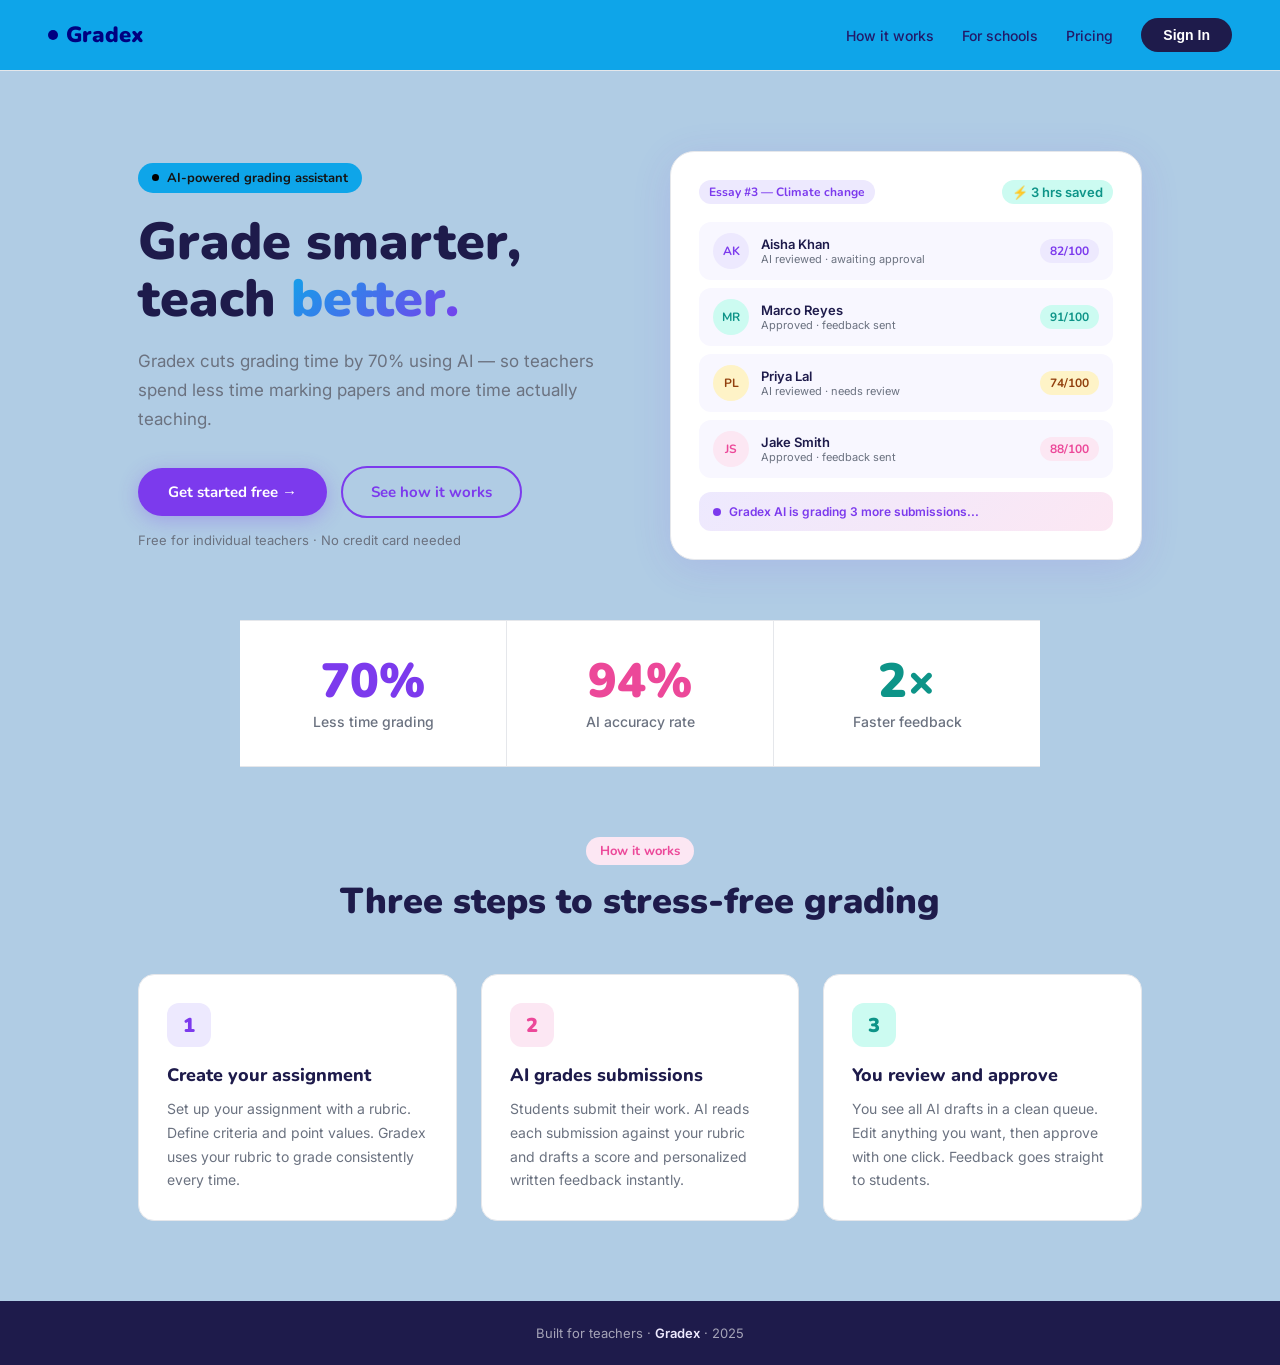
<file: index.html>
<!DOCTYPE html>
<html lang="en">
<head>
  <meta charset="UTF-8">
  <meta name="viewport" content="width=device-width, initial-scale=1.0">
  <title>Gradex</title>
  <meta http-equiv="refresh" content="0; url=landing-page/landing.html">
</head>
<body>
  <script>
    window.location.replace("landing-page/landing.html");
  </script>
</body>
</html>
</file>
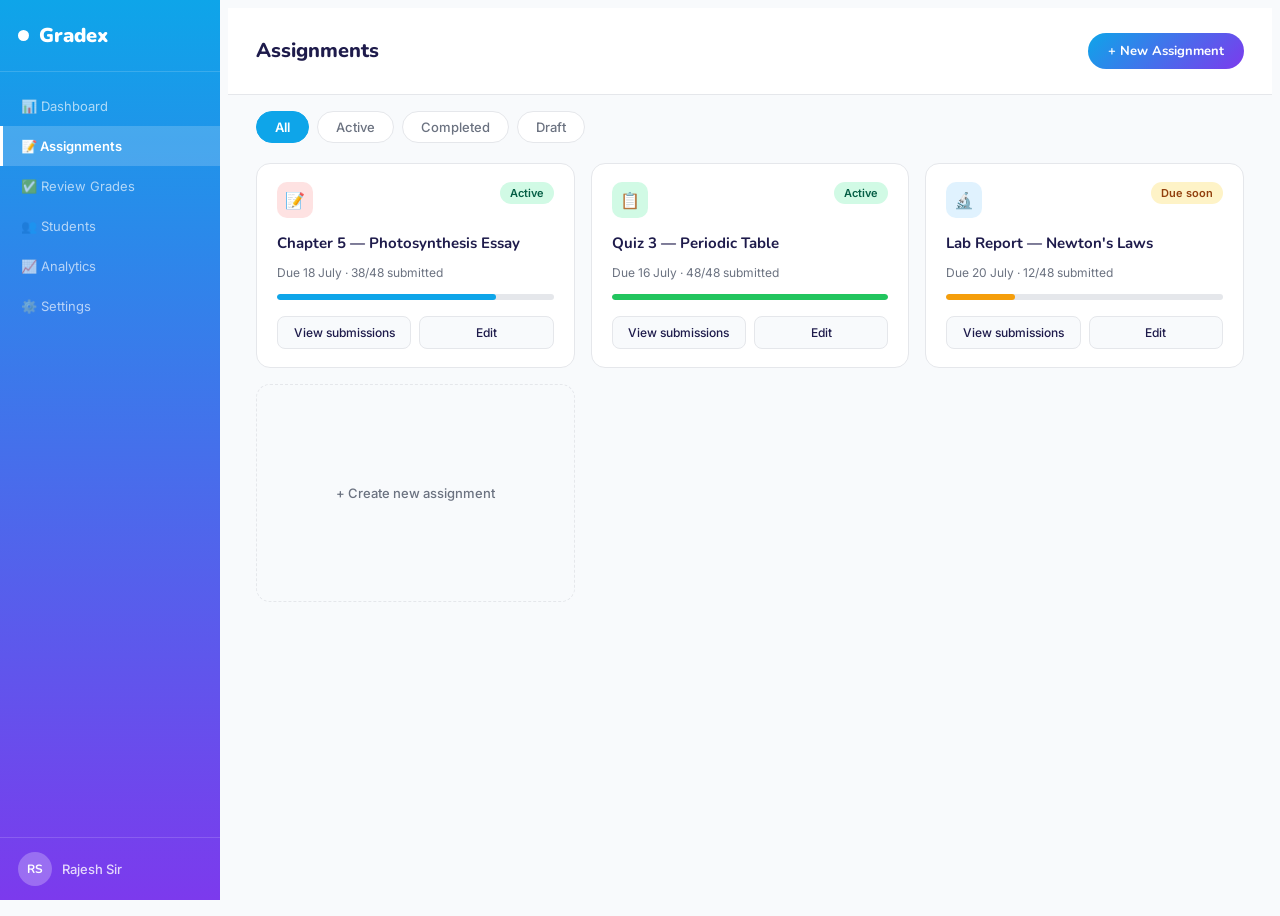
<file: assignment/assignment.html>
<!DOCTYPE html>
<html lang="en">

<head>
  <meta charset="UTF-8" />
  <meta name="viewport" content="width=device-width, initial-scale=1.0" />
  <title>Gradex | Assignments</title>
  <link
    href="https://fonts.googleapis.com/css2?family=Nunito:wght@400;600;700;800;900&family=Inter:wght@400;500;600&display=swap"
    rel="stylesheet" />
  <link rel="stylesheet" href="assignment.css" />
</head>

<body>

  <div class="app">

    <!-- ===== SIDEBAR ===== -->
    <div class="sidebar">

      <div class="sb-logo">
        <div class="sb-dot"></div>
        <span class="sb-name">Gradex</span>
      </div>

      <div class="sb-menu">
        <div class="sb-item" tabindex="-1" onclick="window.location.href='../dashboard/dashboard.html'">
          📊 Dashboard
        </div>
        <div class="sb-item active" tabindex="-1">
          📝 Assignments
        </div>
        <div class="sb-item" tabindex="-1"
         onclick="window.location.href='../review/review.html'">
          ✅ Review Grades
        </div>

        <div class="sb-item" tabindex="-1" onclick="window.location.href='../student/student.html'">
          👥 Students
        </div>

        <div class="sb-item" tabindex="-1"
         onclick="window.location.href='../analytics/analytics.html'">
          📈 Analytics
        </div>
        <div class="sb-item" tabindex="-1"
        onclick="window.location.href='../setting/setting.html'">
          ⚙️ Settings
        </div>
      </div>

      <div class="sb-footer">
        <div class="sb-user">
          <div class="sb-avatar">RS</div>
          <div class="sb-uname">Rajesh Sir</div>
        </div>
      </div>

    </div>

    <!-- ===== MAIN CONTENT ===== -->
    <main class="main">

      <header class="page-header">
        <h1>Assignments</h1>
        <button class="btn-primary" id="btn-new-assignment">
          + New Assignment
        </button>
      </header>

      <div class="tabs" id="tabs">
        <button class="tab active" data-filter="all">All</button>
        <button class="tab" data-filter="active">Active</button>
        <button class="tab" data-filter="completed">Completed</button>
        <button class="tab" data-filter="draft">Draft</button>
      </div>

      <section class="assignment-grid" id="assignment-grid">

        <article class="assignment-card" data-status="active">
          <div class="card-top">
            <div class="icon-box icon-coral">📝</div>
            <span class="status status-active">Active</span>
          </div>
          <h3 class="card-title">Chapter 5 — Photosynthesis Essay</h3>
          <p class="card-meta">Due 18 July &middot; 38/48 submitted</p>
          <div class="progress">
            <div class="progress-fill" style="width:79%; background:#0EA5E9;">
            </div>
          </div>
          <div class="card-actions">
            <button class="btn-ghost" onclick="window.location.href='../review/review.html'">
              View submissions
            </button>
            <button class="btn-ghost">Edit</button>
          </div>
        </article>

        <article class="assignment-card" data-status="completed">
          <div class="card-top">
            <div class="icon-box icon-green">📋</div>
            <span class="status status-active">Active</span>
          </div>
          <h3 class="card-title">Quiz 3 — Periodic Table</h3>
          <p class="card-meta">Due 16 July &middot; 48/48 submitted</p>
          <div class="progress">
            <div class="progress-fill" style="width:100%; background:#22c55e;">
            </div>
          </div>
          <div class="card-actions">
            <button class="btn-ghost" onclick="window.location.href='../review/review.html'">
              View submissions
            </button>
            <button class="btn-ghost">Edit</button>
          </div>
        </article>

        <article class="assignment-card" data-status="active">
          <div class="card-top">
            <div class="icon-box icon-blue">🔬</div>
            <span class="status status-due">Due soon</span>
          </div>
          <h3 class="card-title">Lab Report — Newton's Laws</h3>
          <p class="card-meta">Due 20 July &middot; 12/48 submitted</p>
          <div class="progress">
            <div class="progress-fill" style="width:25%; background:#f59e0b;">
            </div>
          </div>
          <div class="card-actions">
            <button class="btn-ghost" onclick="window.location.href='../review/review.html'">
              View submissions
            </button>
            <button class="btn-ghost">Edit</button>
          </div>
        </article>

        <article class="assignment-card assignment-card-empty" id="create-assignment"
          onclick="window.location.href='../assignment/create.html'">
          + Create new assignment
        </article>

      </section>

    </main>

  </div>

  <script src="assignment.js"></script>
</body>

</html>
</file>
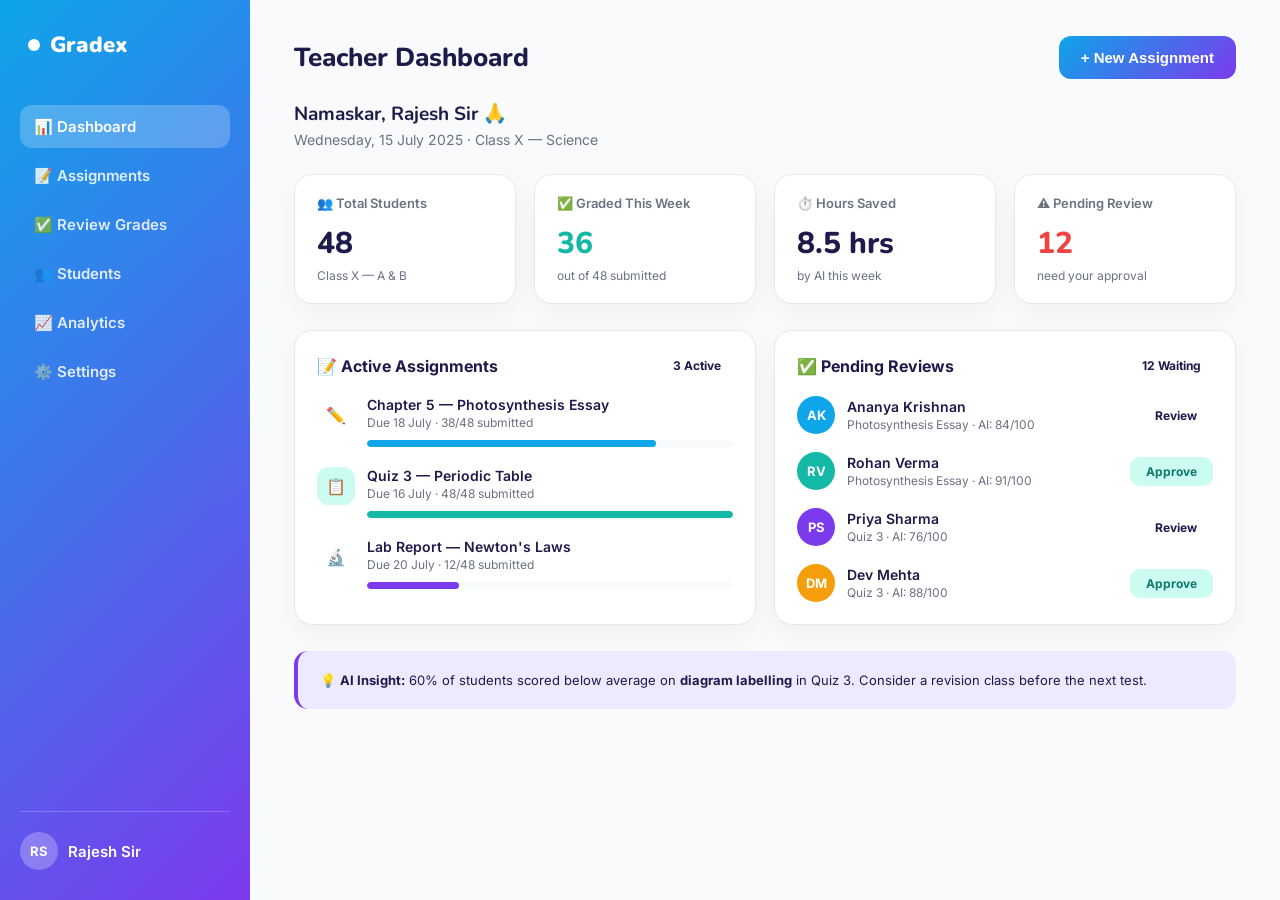
<file: dashboard/dashboard.html>
<!DOCTYPE html>
<html lang="en">
<head>
    <meta charset="UTF-8" />
    <meta name="viewport" content="width=device-width, initial-scale=1.0" />
    <title>Gradex | Dashboard</title>
    <link href="https://fonts.googleapis.com/css2?family=Nunito:wght@400;600;700;800;900&family=Inter:wght@400;500;600&display=swap" rel="stylesheet" />
    <link rel="stylesheet" href="dashboard.css" />
</head>
<body>

    <div class="app">

        <!-- ===== SIDEBAR ===== -->
        <div class="sidebar">

            <div class="sb-logo">
                <div class="sb-dot"></div>
                <span class="sb-name">Gradex</span>
            </div>

            <div class="sb-menu">
                <div class="sb-item active" tabindex="-1">
                    📊 Dashboard
                </div>
                <div class="sb-item" tabindex="-1"
                    onclick="window.location.href='../assignment/assignment.html'">
                    📝 Assignments
                </div>
                <div class="sb-item" tabindex="-1"
                    onclick="window.location.href='../review/review.html'">
                    ✅ Review Grades
                </div>
                <div class="sb-item" tabindex="-1"
                onclick="window.location.href='../student/student.html'">
                 👥 Students
                 </div>
                <div class="sb-item" tabindex="-1"
                onclick="window.location.href='../analytics/analytics.html'">
                    📈 Analytics
                </div>
                <div class="sb-item" tabindex="-1"
                onclick="window.location.href='../setting/setting.html'">
                    ⚙️ Settings
                </div>
            </div>

            <div class="sb-footer">
                <div class="sb-user">
                    <div class="sb-avatar">RS</div>
                    <div class="sb-uname">Rajesh Sir</div>
                </div>
            </div>

        </div>

        <!-- ===== MAIN CONTENT ===== -->
        <div class="main">

            <div class="topbar">
                <div class="topbar-title">Teacher Dashboard</div>
                <div class="topbar-right">
                    <button class="btn-new"
                        onclick="window.location.href='../assignment/assignment.html'">
                        + New Assignment
                    </button>
                </div>
            </div>

            <div class="greeting">
                <div class="greeting-text">Namaskar, Rajesh Sir 🙏</div>
                <div class="greeting-sub">
                    Wednesday, 15 July 2025 · Class X — Science
                </div>
            </div>

            <div class="metrics">

                <div class="metric">
                    <div class="metric-label">👥 Total Students</div>
                    <div class="metric-val sky">48</div>
                    <div class="metric-sub">Class X — A & B</div>
                </div>

                <div class="metric">
                    <div class="metric-label">✅ Graded This Week</div>
                    <div class="metric-val green">36</div>
                    <div class="metric-sub">out of 48 submitted</div>
                </div>

                <div class="metric">
                    <div class="metric-label">⏱️ Hours Saved</div>
                    <div class="metric-val purple">8.5 hrs</div>
                    <div class="metric-sub">by AI this week</div>
                </div>

                <div class="metric">
                    <div class="metric-label">⚠️ Pending Review</div>
                    <div class="metric-val red">12</div>
                    <div class="metric-sub">need your approval</div>
                </div>

            </div>

            <div class="section-row">

                <div class="card">
                    <div class="card-head">
                        <div class="card-title">📝 Active Assignments</div>
                        <span class="badge badge-sky">3 Active</span>
                    </div>

                    <div class="asgn-row">
                        <div class="asgn-icon ic-sky">✏️</div>
                        <div class="asgn-info">
                            <div class="asgn-name">Chapter 5 — Photosynthesis Essay</div>
                            <div class="asgn-sub">Due 18 July · 38/48 submitted</div>
                            <div class="prog">
                                <div class="prog-fill fill-sky" style="width: 79%"></div>
                            </div>
                        </div>
                    </div>

                    <div class="asgn-row">
                        <div class="asgn-icon ic-green">📋</div>
                        <div class="asgn-info">
                            <div class="asgn-name">Quiz 3 — Periodic Table</div>
                            <div class="asgn-sub">Due 16 July · 48/48 submitted</div>
                            <div class="prog">
                                <div class="prog-fill fill-green" style="width: 100%"></div>
                            </div>
                        </div>
                    </div>

                    <div class="asgn-row">
                        <div class="asgn-icon ic-purple">🔬</div>
                        <div class="asgn-info">
                            <div class="asgn-name">Lab Report — Newton's Laws</div>
                            <div class="asgn-sub">Due 20 July · 12/48 submitted</div>
                            <div class="prog">
                                <div class="prog-fill fill-purple" style="width: 25%"></div>
                            </div>
                        </div>
                    </div>

                </div>

                <div class="card">
                    <div class="card-head">
                        <div class="card-title">✅ Pending Reviews</div>
                        <span class="badge badge-purple">12 Waiting</span>
                    </div>

                    <div class="stud-row">
                        <div class="stud-av av1">AK</div>
                        <div class="stud-info">
                            <div class="stud-name">Ananya Krishnan</div>
                            <div class="stud-sub">Photosynthesis Essay · AI: 84/100</div>
                        </div>
                        <span class="score sc-purple"
                            onclick="window.location.href='../review/review.html'">
                            Review
                        </span>
                    </div>

                    <div class="stud-row">
                        <div class="stud-av av2">RV</div>
                        <div class="stud-info">
                            <div class="stud-name">Rohan Verma</div>
                            <div class="stud-sub">Photosynthesis Essay · AI: 91/100</div>
                        </div>
                        <span class="score sc-green"
                            onclick="window.location.href='../review/review.html'">
                            Approve
                        </span>
                    </div>

                    <div class="stud-row">
                        <div class="stud-av av3">PS</div>
                        <div class="stud-info">
                            <div class="stud-name">Priya Sharma</div>
                            <div class="stud-sub">Quiz 3 · AI: 76/100</div>
                        </div>
                        <span class="score sc-purple"
                            onclick="window.location.href='../review/review.html'">
                            Review
                        </span>
                    </div>

                    <div class="stud-row">
                        <div class="stud-av av4">DM</div>
                        <div class="stud-info">
                            <div class="stud-name">Dev Mehta</div>
                            <div class="stud-sub">Quiz 3 · AI: 88/100</div>
                        </div>
                        <span class="score sc-green"
                            onclick="window.location.href='../review/review.html'">
                            Approve
                        </span>
                    </div>

                </div>

            </div>

            <div class="insight">
                💡 <strong>AI Insight:</strong>
                60% of students scored below average on
                <strong>diagram labelling</strong> in Quiz 3.
                Consider a revision class before the next test.
            </div>

        </div>

    </div>

    <script src="dashboard.js"></script>
</body>
</html>
</file>
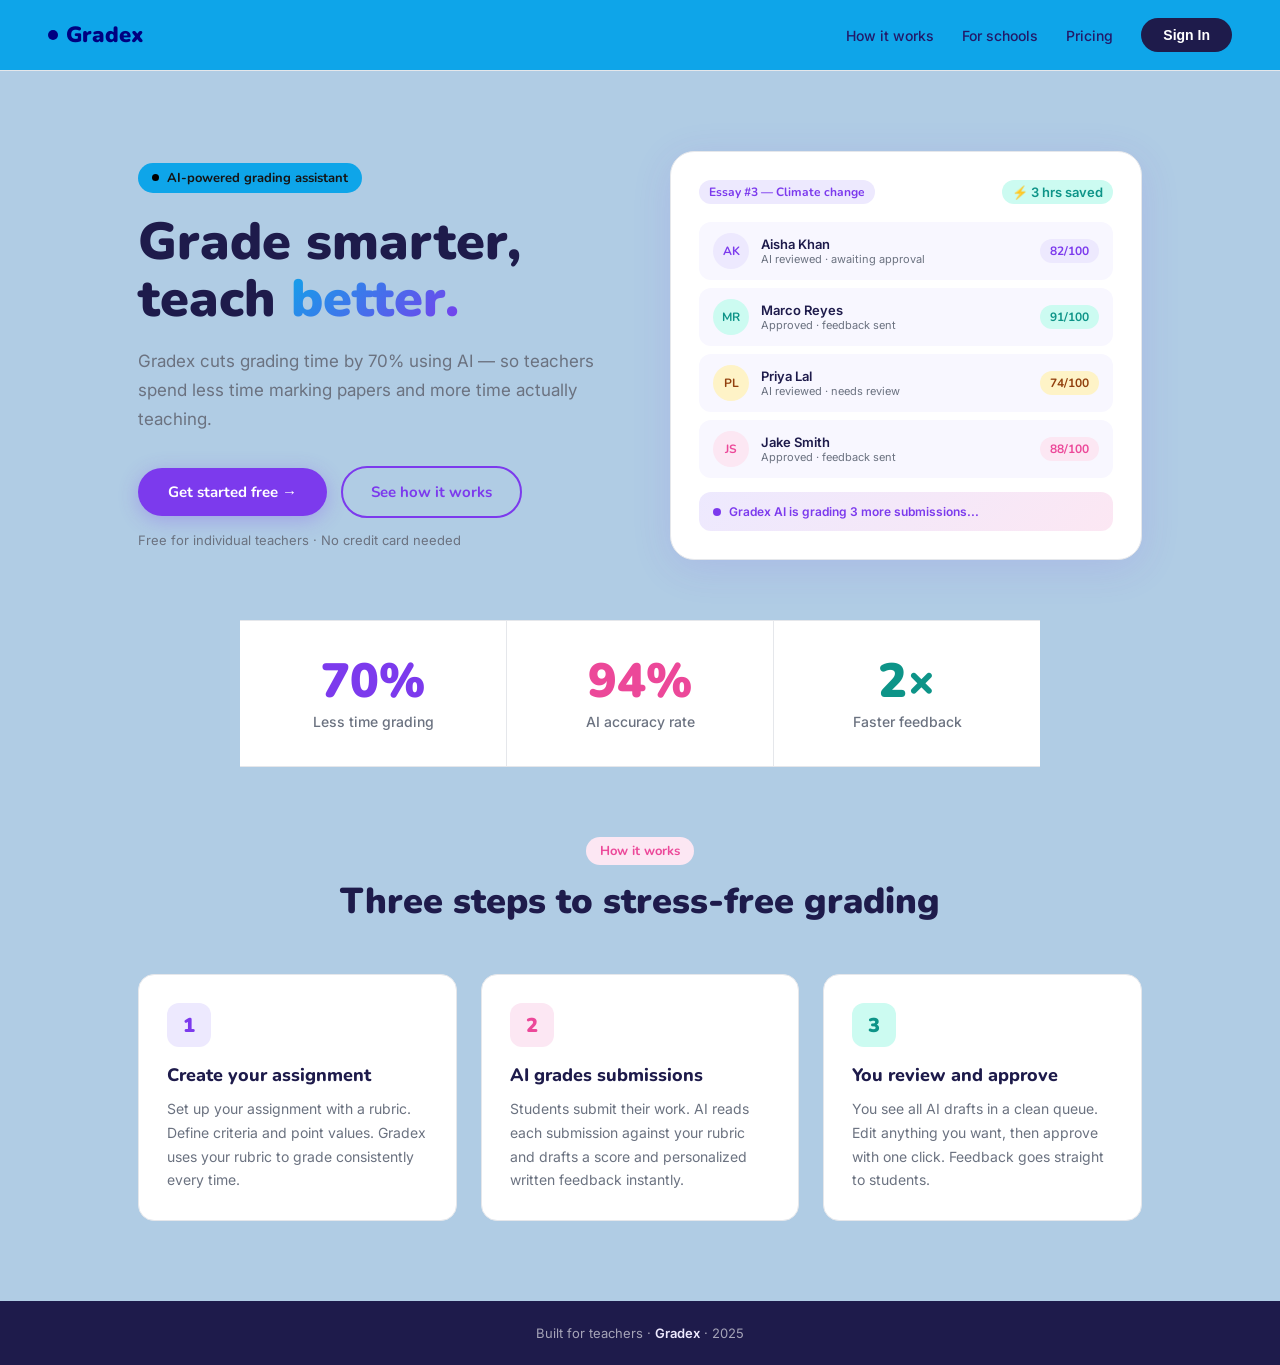
<file: landing-page/landing.html>
<!DOCTYPE html>
<html lang="en">

<head>
  <meta charset="UTF-8" />
  <meta name="viewport" content="width=device-width, initial-scale=1.0" />
  <title>Gradex — Smarter grading for teachers</title>
  <link
    href="https://fonts.googleapis.com/css2?family=Nunito:wght@400;600;700;800;900&family=Inter:wght@400;500;600&display=swap"
    rel="stylesheet"/> 
    <link rel="stylesheet" href="landing.css"/>
  <style>
  </style>
</head>

<body>
  <nav>
    <div class="logo">
      <div class="logo-dot"></div>
      Gradex
    </div>
    <div class="nav-links">
      <a href="#">How it works</a>
      <a href="#">For schools</a>
      <a href="#">Pricing</a>
      <button class="btn-nav" onclick="window.location.href='../login-page/login.html'">
    Sign In
</button> <!--we added here js for sign in-->
    </div>
  </nav>

  <section class="hero">
    <div class="hero-left">
      <div class="hero-tag"><span></span> AI-powered grading assistant</div>
      <h1>Grade smarter,<br />teach <span class="highlight">better.</span></h1>
      <p class="hero-sub">Gradex cuts grading time by 70% using AI — so teachers spend less time marking papers and more
        time actually teaching.</p>
      <div class="hero-actions">
        <button class="btn-primary">Get started free →</button>
        <button class="btn-outline">See how it works</button>
      </div>
      <p class="hero-note">Free for individual teachers · No credit card needed</p>
    </div>

    <div class="hero-card">
      <div class="card-top">
        <div class="card-label">Essay #3 — Climate change</div>
        <div class="time-saved">⚡ 3 hrs saved</div>
      </div>
      <div class="student-row">
        <div class="avatar av-purple">AK</div>
        <div class="student-info">
          <div class="student-name">Aisha Khan</div>
          <div class="student-sub">AI reviewed · awaiting approval</div>
        </div>
        <div class="score-pill score-purple">82/100</div>
      </div>
      <div class="student-row">
        <div class="avatar av-teal">MR</div>
        <div class="student-info">
          <div class="student-name">Marco Reyes</div>
          <div class="student-sub">Approved · feedback sent</div>
        </div>
        <div class="score-pill score-green">91/100</div>
      </div>
      <div class="student-row">
        <div class="avatar av-amber">PL</div>
        <div class="student-info">
          <div class="student-name">Priya Lal</div>
          <div class="student-sub">AI reviewed · needs review</div>
        </div>
        <div class="score-pill score-amber">74/100</div>
      </div>
      <div class="student-row">
        <div class="avatar av-pink">JS</div>
        <div class="student-info">
          <div class="student-name">Jake Smith</div>
          <div class="student-sub">Approved · feedback sent</div>
        </div>
        <div class="score-pill score-pink">88/100</div>
      </div>
      <div class="ai-badge">
        <div class="ai-dot"></div>
        Gradex AI is grading 3 more submissions...
      </div>
    </div>
  </section>

  <div class="stats">
    <div class="stat">
      <div class="stat-num purple">70%</div>
      <div class="stat-label">Less time grading</div>
    </div>
    <div class="stat">
      <div class="stat-num pink">94%</div>
      <div class="stat-label">AI accuracy rate</div>
    </div>
    <div class="stat">
      <div class="stat-num teal">2×</div>
      <div class="stat-label">Faster feedback</div>
    </div>
  </div>

  <section class="section">
    <div class="section-header">
      <span class="section-tag">How it works</span>
      <h2 class="section-title">Three steps to stress-free grading</h2>
    </div>
    <div class="steps">
      <div class="step">
        <div class="step-num num-purple">1</div>
        <h3>Create your assignment</h3>
        <p>Set up your assignment with a rubric. Define criteria and point values. Gradex uses your rubric to grade
          consistently every time.</p>
      </div>
      <div class="step">
        <div class="step-num num-pink">2</div>
        <h3>AI grades submissions</h3>
        <p>Students submit their work. AI reads each submission against your rubric and drafts a score and personalized
          written feedback instantly.</p>
      </div>
      <div class="step">
        <div class="step-num num-teal">3</div>
        <h3>You review and approve</h3>
        <p>You see all AI drafts in a clean queue. Edit anything you want, then approve with one click. Feedback goes
          straight to students.</p>
      </div>
    </div>
  </section>

  <footer>
    Built for teachers · <span>Gradex</span> · 2025
  </footer>

</body>

</html>
</file>
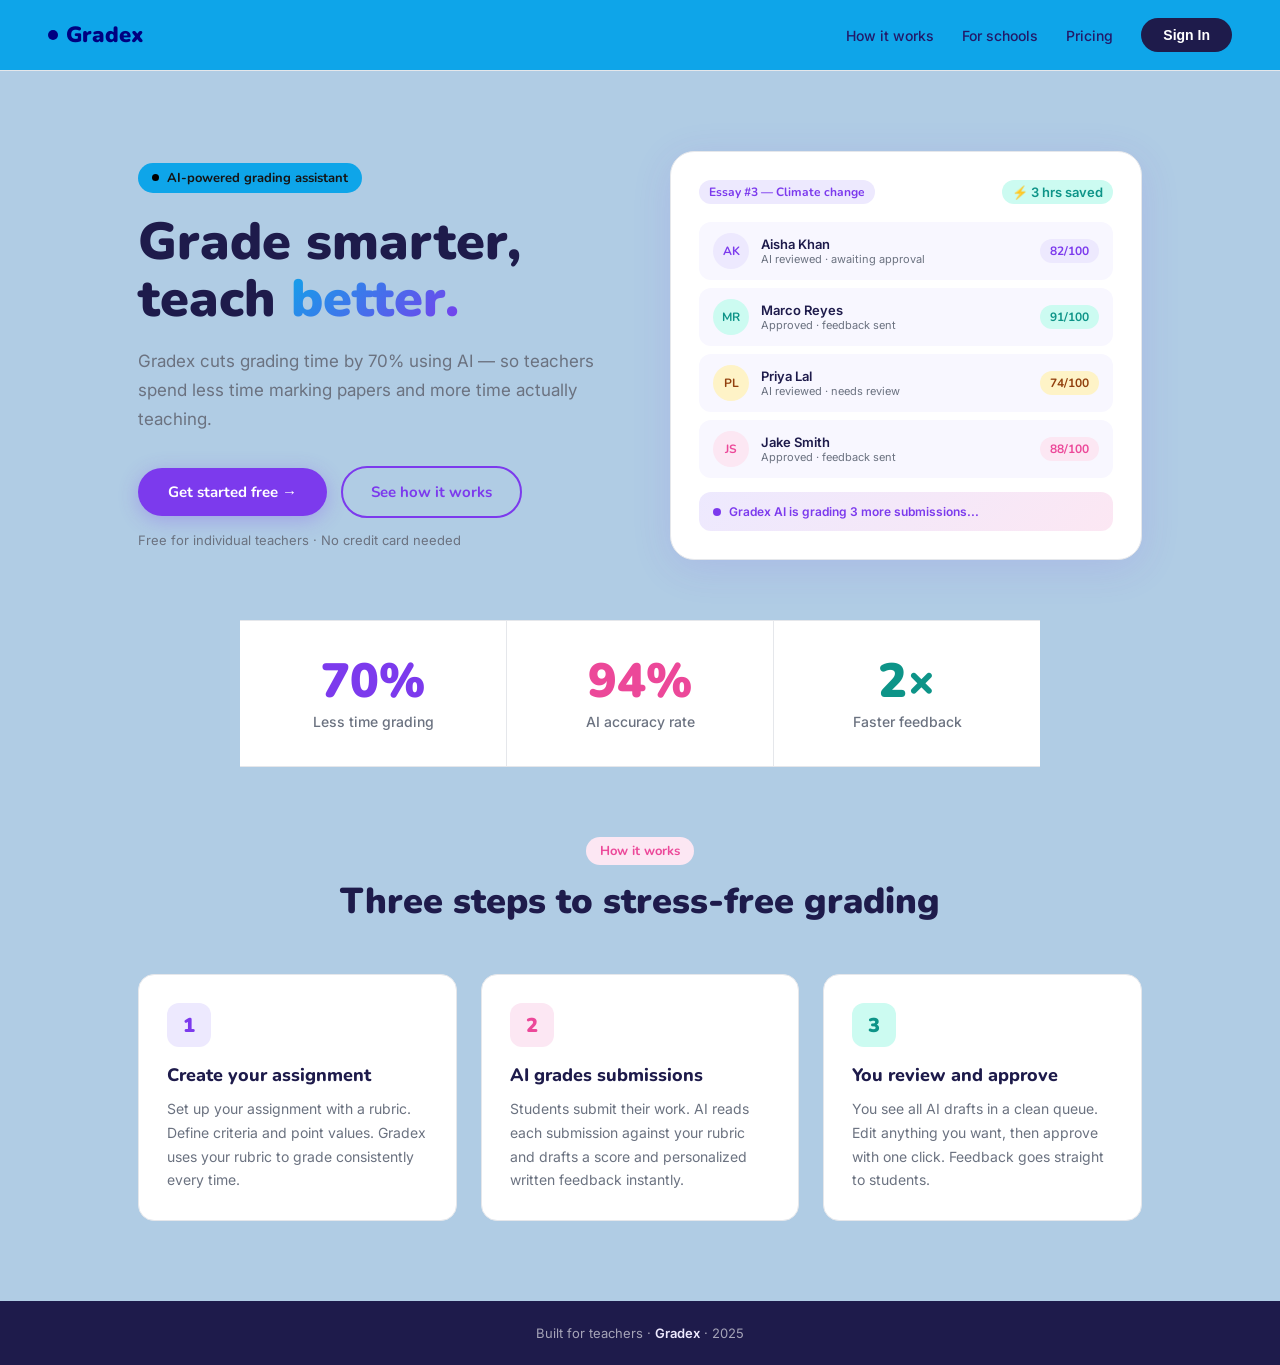
<file: landing-page/landing_page.html>
<!DOCTYPE html>
<html lang="en">

<head>
  <meta charset="UTF-8" />
  <meta name="viewport" content="width=device-width, initial-scale=1.0" />
  <title>Gradex — Smarter grading for teachers</title>
  <link
    href="https://fonts.googleapis.com/css2?family=Nunito:wght@400;600;700;800;900&family=Inter:wght@400;500;600&display=swap"
    rel="stylesheet"/> 
    <link rel="stylesheet" href="style.css"/>
  <style>
  </style>
</head>

<body>
  <nav>
    <div class="logo">
      <div class="logo-dot"></div>
      Gradex
    </div>
    <div class="nav-links">
      <a href="#">How it works</a>
      <a href="#">For schools</a>
      <a href="#">Pricing</a>
      <button class="btn-nav" onclick="window.location.href='../login-page/login.html'">
    Sign In
</button> <!--we added here js for sign in-->
    </div>
  </nav>

  <section class="hero">
    <div class="hero-left">
      <div class="hero-tag"><span></span> AI-powered grading assistant</div>
      <h1>Grade smarter,<br />teach <span class="highlight">better.</span></h1>
      <p class="hero-sub">Gradex cuts grading time by 70% using AI — so teachers spend less time marking papers and more
        time actually teaching.</p>
      <div class="hero-actions">
        <button class="btn-primary">Get started free →</button>
        <button class="btn-outline">See how it works</button>
      </div>
      <p class="hero-note">Free for individual teachers · No credit card needed</p>
    </div>

    <div class="hero-card">
      <div class="card-top">
        <div class="card-label">Essay #3 — Climate change</div>
        <div class="time-saved">⚡ 3 hrs saved</div>
      </div>
      <div class="student-row">
        <div class="avatar av-purple">AK</div>
        <div class="student-info">
          <div class="student-name">Aisha Khan</div>
          <div class="student-sub">AI reviewed · awaiting approval</div>
        </div>
        <div class="score-pill score-purple">82/100</div>
      </div>
      <div class="student-row">
        <div class="avatar av-teal">MR</div>
        <div class="student-info">
          <div class="student-name">Marco Reyes</div>
          <div class="student-sub">Approved · feedback sent</div>
        </div>
        <div class="score-pill score-green">91/100</div>
      </div>
      <div class="student-row">
        <div class="avatar av-amber">PL</div>
        <div class="student-info">
          <div class="student-name">Priya Lal</div>
          <div class="student-sub">AI reviewed · needs review</div>
        </div>
        <div class="score-pill score-amber">74/100</div>
      </div>
      <div class="student-row">
        <div class="avatar av-pink">JS</div>
        <div class="student-info">
          <div class="student-name">Jake Smith</div>
          <div class="student-sub">Approved · feedback sent</div>
        </div>
        <div class="score-pill score-pink">88/100</div>
      </div>
      <div class="ai-badge">
        <div class="ai-dot"></div>
        Gradex AI is grading 3 more submissions...
      </div>
    </div>
  </section>

  <div class="stats">
    <div class="stat">
      <div class="stat-num purple">70%</div>
      <div class="stat-label">Less time grading</div>
    </div>
    <div class="stat">
      <div class="stat-num pink">94%</div>
      <div class="stat-label">AI accuracy rate</div>
    </div>
    <div class="stat">
      <div class="stat-num teal">2×</div>
      <div class="stat-label">Faster feedback</div>
    </div>
  </div>

  <section class="section">
    <div class="section-header">
      <span class="section-tag">How it works</span>
      <h2 class="section-title">Three steps to stress-free grading</h2>
    </div>
    <div class="steps">
      <div class="step">
        <div class="step-num num-purple">1</div>
        <h3>Create your assignment</h3>
        <p>Set up your assignment with a rubric. Define criteria and point values. Gradex uses your rubric to grade
          consistently every time.</p>
      </div>
      <div class="step">
        <div class="step-num num-pink">2</div>
        <h3>AI grades submissions</h3>
        <p>Students submit their work. AI reads each submission against your rubric and drafts a score and personalized
          written feedback instantly.</p>
      </div>
      <div class="step">
        <div class="step-num num-teal">3</div>
        <h3>You review and approve</h3>
        <p>You see all AI drafts in a clean queue. Edit anything you want, then approve with one click. Feedback goes
          straight to students.</p>
      </div>
    </div>
  </section>

  <footer>
    Built for teachers · <span>Gradex</span> · 2025
  </footer>

</body>

</html>
</file>
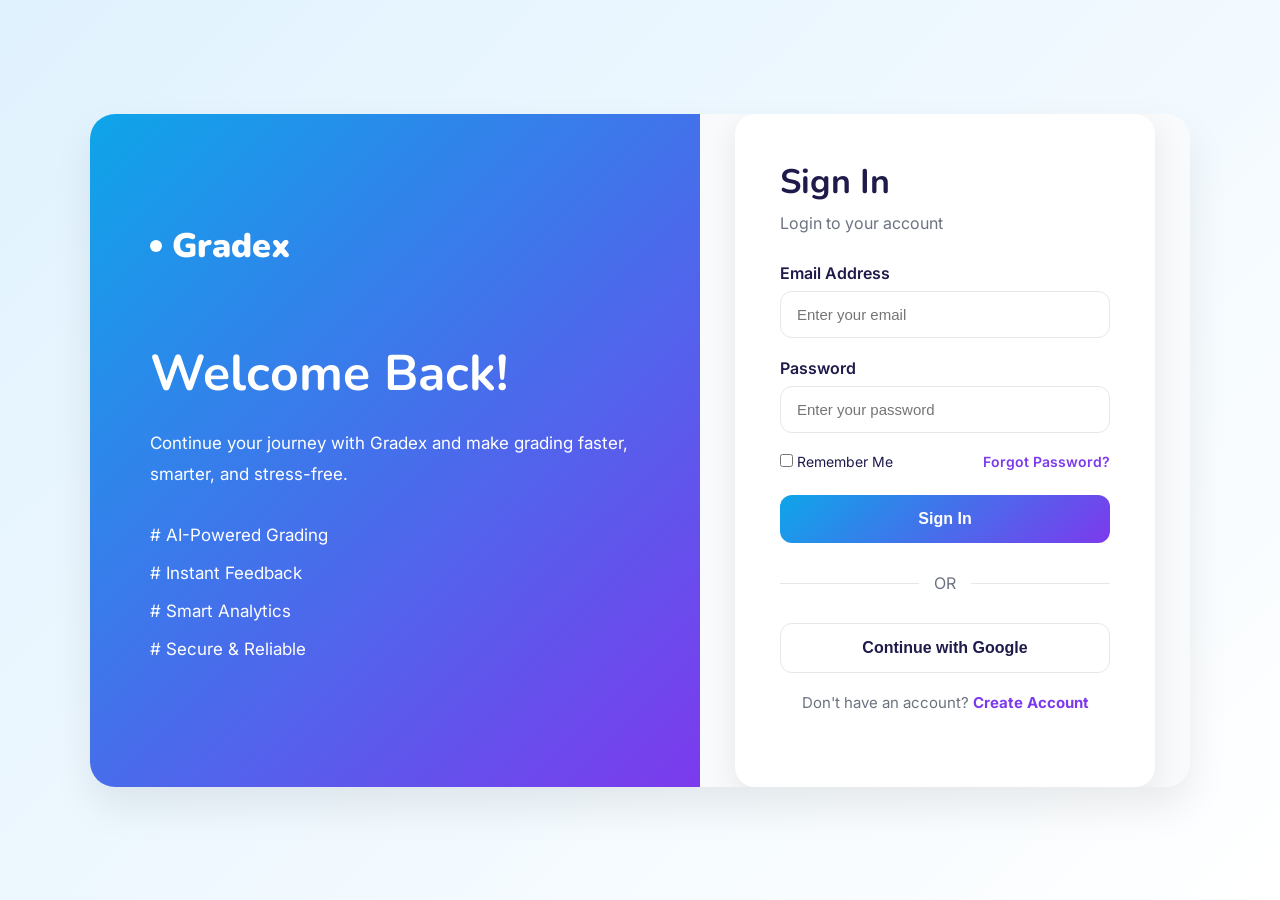
<file: login-page/login.html>
<!DOCTYPE html>
<html lang="en">
<head>
    <meta charset="UTF-8">
    <meta name="viewport" content="width=device-width, initial-scale=1.0">
    <title>Gradex | Login</title>
    <!-- Google Fonts -->
    <link href="https://fonts.googleapis.com/css2?family=Nunito:wght@400;600;700;800;900&family=Inter:wght@400;500;600&display=swap" rel="stylesheet">
    <!-- Login CSS -->
    <link rel="stylesheet" href="login.css">
</head>
<body>
    <div class="container">
        <!-- Left Section -->
        <div class="left-section">
            <div class="logo">
                <span class="logo-dot"></span>
                <h2>Gradex</h2>
            </div>
            <div class="content">
                <h1>Welcome Back!</h1>
                <p>
                    Continue your journey with Gradex and make grading
                    faster, smarter, and stress-free.
                </p>
                <ul>
                    <li># AI-Powered Grading</li>
                    <li># Instant Feedback</li>
                    <li># Smart Analytics</li>
                    <li># Secure & Reliable</li>
                </ul>
            </div>
        </div>

        <!-- Right Section -->
        <div class="right-section">
            <div class="login-card">
                <h2>Sign In</h2>
                <p>Login to your account</p>

                <form>
                    <div class="input-box">
                        <label>Email Address</label>
                        <input
                            type="email"
                            id="email"
                            placeholder="Enter your email"
                            required>
                    </div>

                    <div class="input-box">
                        <label>Password</label>
                        <input
                            type="password"
                            id="password"
                            placeholder="Enter your password"
                            required>
                    </div>

                    <div class="options">
                        <label>
                            <input type="checkbox">
                            Remember Me
                        </label>
                        <a href="#">Forgot Password?</a>
                    </div>

                    <button type="submit">
                        Sign In
                    </button>
                </form>

                <div class="divider">
                    <span>OR</span>
                </div>
                <button class="google-btn">
                    Continue with Google
                </button>
                <p class="signup">
                    Don't have an account?
                    <a href="signup.html">Create Account</a>
                </p>
        </div>

    </div>
    <script src="login.js"></script>
</body>
</html>
</file>
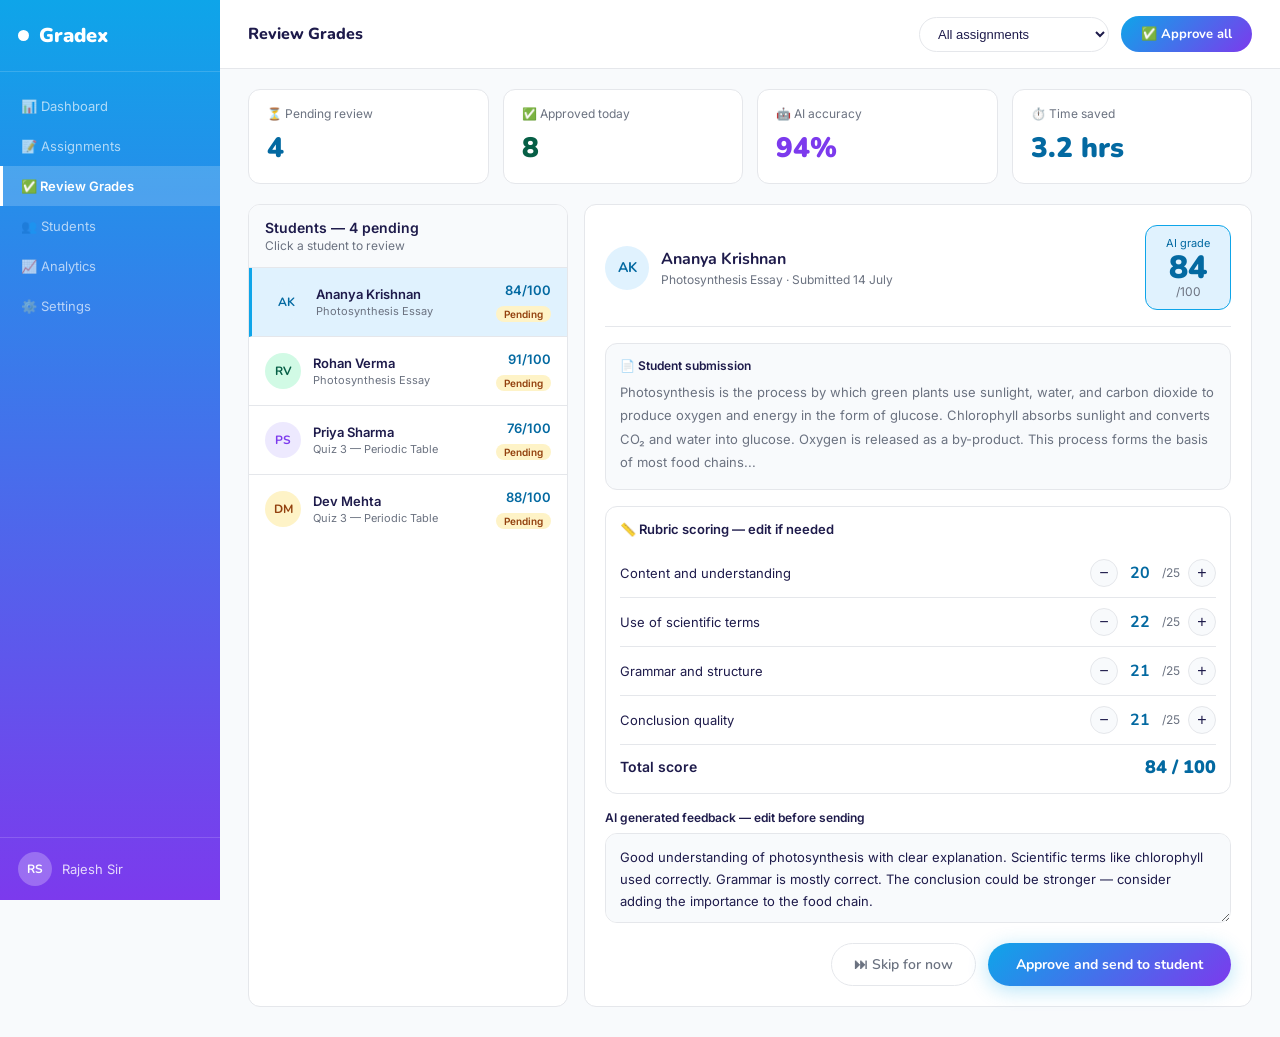
<file: review/review.html>
<!DOCTYPE html>
<html lang="en">
<head>
    <meta charset="UTF-8"/>
    <meta name="viewport" content="width=device-width, initial-scale=1.0"/>
    <title>Gradex | Review Grades</title>
    <link href="https://fonts.googleapis.com/css2?family=Nunito:wght@400;600;700;800;900&family=Inter:wght@400;500;600&display=swap" rel="stylesheet"/>
    <link rel="stylesheet" href="review.css"/>
</head>
<body>

    <div class="app">

        <!-- ===== SIDEBAR ===== -->
        <div class="sidebar">
            <div class="sb-logo">
                <div class="sb-dot"></div>
                <span class="sb-name">Gradex</span>
            </div>
            <div class="sb-menu">
                <div class="sb-item"
                    onclick="window.location.href='../dashboard/dashboard.html'">
                    📊 Dashboard
                </div>
                <div class="sb-item"
                    onclick="window.location.href='../assignment/assignment.html'">
                    📝 Assignments
                </div>
                <div class="sb-item active">
                    ✅ Review Grades
                </div>
                <div class="sb-item"
                     onclick="window.location.href='../student/student.html'">
                    👥 Students
                </div>
                <div class="sb-item"
                onclick="window.location.href='../analytics/analytics.html'">
                    📈 Analytics
                </div>
                <div class="sb-item"
                onclick="window.location.href='../setting/setting.html'">
                    ⚙️ Settings
                </div>
            </div>
            <div class="sb-footer">
                <div class="sb-user">
                    <div class="sb-avatar">RS</div>
                    <div class="sb-uname">Rajesh Sir</div>
                </div>
            </div>
        </div>

        <!-- ===== MAIN CONTENT ===== -->
        <div class="main">

            <!-- Topbar -->
            <div class="topbar">
                <div class="topbar-title">Review Grades</div>
                <div class="topbar-right">
                    <div class="filter-wrap">
                        <select class="filter-select" id="assignment-filter">
                            <option>All assignments</option>
                            <option>Photosynthesis Essay</option>
                            <option>Quiz 3 — Periodic Table</option>
                            <option>Lab Report — Newton</option>
                        </select>
                    </div>
                    <button class="btn-approve-all" id="approve-all-btn">
                        ✅ Approve all
                    </button>
                </div>
            </div>

            <!-- Stats row -->
            <div class="review-stats">
                <div class="rstat">
                    <div class="rstat-label">⏳ Pending review</div>
                    <div class="rstat-val sky" id="pending-count">4</div>
                </div>
                <div class="rstat">
                    <div class="rstat-label">✅ Approved today</div>
                    <div class="rstat-val green" id="approved-count">8</div>
                </div>
                <div class="rstat">
                    <div class="rstat-label">🤖 AI accuracy</div>
                    <div class="rstat-val purple">94%</div>
                </div>
                <div class="rstat">
                    <div class="rstat-label">⏱️ Time saved</div>
                    <div class="rstat-val sky">3.2 hrs</div>
                </div>
            </div>

            <!-- Main review layout -->
            <div class="review-layout">

                <!-- LEFT — student list -->
                <div class="student-list" id="student-list">
                    <div class="list-header">
                        <div class="list-title">Students — 4 pending</div>
                        <div class="list-sub">Click a student to review</div>
                    </div>

                    <!-- Student cards -->
                    <div class="stud-card active" id="card-0" onclick="selectStudent(0)">
                        <div class="stud-av av1">AK</div>
                        <div class="stud-info">
                            <div class="stud-name">Ananya Krishnan</div>
                            <div class="stud-sub">Photosynthesis Essay</div>
                        </div>
                        <div class="stud-right">
                            <div class="ai-score">84/100</div>
                            <span class="status-badge pending">Pending</span>
                        </div>
                    </div>

                    <div class="stud-card" id="card-1" onclick="selectStudent(1)">
                        <div class="stud-av av2">RV</div>
                        <div class="stud-info">
                            <div class="stud-name">Rohan Verma</div>
                            <div class="stud-sub">Photosynthesis Essay</div>
                        </div>
                        <div class="stud-right">
                            <div class="ai-score">91/100</div>
                            <span class="status-badge pending">Pending</span>
                        </div>
                    </div>

                    <div class="stud-card" id="card-2" onclick="selectStudent(2)">
                        <div class="stud-av av3">PS</div>
                        <div class="stud-info">
                            <div class="stud-name">Priya Sharma</div>
                            <div class="stud-sub">Quiz 3 — Periodic Table</div>
                        </div>
                        <div class="stud-right">
                            <div class="ai-score">76/100</div>
                            <span class="status-badge pending">Pending</span>
                        </div>
                    </div>

                    <div class="stud-card" id="card-3" onclick="selectStudent(3)">
                        <div class="stud-av av4">DM</div>
                        <div class="stud-info">
                            <div class="stud-name">Dev Mehta</div>
                            <div class="stud-sub">Quiz 3 — Periodic Table</div>
                        </div>
                        <div class="stud-right">
                            <div class="ai-score">88/100</div>
                            <span class="status-badge pending">Pending</span>
                        </div>
                    </div>

                </div>

                <!-- RIGHT — review panel -->
                <div class="review-panel" id="review-panel">

                    <!-- Student header -->
                    <div class="panel-header">
                        <div class="panel-stud-info">
                            <div class="panel-av av1" id="panel-av">AK</div>
                            <div>
                                <div class="panel-name" id="panel-name">Ananya Krishnan</div>
                                <div class="panel-sub" id="panel-sub">Photosynthesis Essay · Submitted 14 July</div>
                            </div>
                        </div>
                        <div class="panel-score-box">
                            <div class="panel-score-label">AI grade</div>
                            <div class="panel-score-val" id="panel-score">84</div>
                            <div class="panel-score-max">/100</div>
                        </div>
                    </div>

                    <!-- Student submission -->
                    <div class="submission-box">
                        <div class="submission-label">📄 Student submission</div>
                        <div class="submission-text" id="submission-text">
                            Photosynthesis is the process by which green plants use sunlight, water, and carbon dioxide to produce oxygen and energy in the form of glucose. The process takes place mainly in the leaves of plants. Chlorophyll, the green pigment found in chloroplasts, absorbs sunlight and uses this energy to convert carbon dioxide from the air and water from the soil into glucose. Oxygen is released as a by-product of this reaction. This process is fundamental to life on Earth as it forms the basis of most food chains and is responsible for the oxygen we breathe...
                        </div>
                    </div>

                    <!-- Rubric scoring -->
                    <div class="rubric-section">
                        <div class="rubric-section-title">📏 Rubric scoring — edit if needed</div>

                        <div class="rubric-score-row">
                            <div class="rubric-score-name">Content and understanding</div>
                            <div class="rubric-score-controls">
                                <button class="score-btn" onclick="adjustScore('r1', -1)">−</button>
                                <span class="score-display" id="r1">20</span>
                                <span class="score-max">/25</span>
                                <button class="score-btn" onclick="adjustScore('r1', 1)">+</button>
                            </div>
                        </div>

                        <div class="rubric-score-row">
                            <div class="rubric-score-name">Use of scientific terms</div>
                            <div class="rubric-score-controls">
                                <button class="score-btn" onclick="adjustScore('r2', -1)">−</button>
                                <span class="score-display" id="r2">22</span>
                                <span class="score-max">/25</span>
                                <button class="score-btn" onclick="adjustScore('r2', 1)">+</button>
                            </div>
                        </div>

                        <div class="rubric-score-row">
                            <div class="rubric-score-name">Grammar and structure</div>
                            <div class="rubric-score-controls">
                                <button class="score-btn" onclick="adjustScore('r3', -1)">−</button>
                                <span class="score-display" id="r3">21</span>
                                <span class="score-max">/25</span>
                                <button class="score-btn" onclick="adjustScore('r3', 1)">+</button>
                            </div>
                        </div>

                        <div class="rubric-score-row">
                            <div class="rubric-score-name">Conclusion quality</div>
                            <div class="rubric-score-controls">
                                <button class="score-btn" onclick="adjustScore('r4', -1)">−</button>
                                <span class="score-display" id="r4">21</span>
                                <span class="score-max">/25</span>
                                <button class="score-btn" onclick="adjustScore('r4', 1)">+</button>
                            </div>
                        </div>

                        <div class="total-score-row">
                            <span>Total score</span>
                            <span class="total-score-val" id="total-score">84 / 100</span>
                        </div>
                    </div>

                    <!-- AI feedback -->
                    <div class="feedback-section">
                        <div class="feedback-label">AI generated feedback — edit before sending</div>
                        <textarea class="feedback-textarea" id="feedback-text">Good understanding of photosynthesis with clear explanation of the process. Scientific terms like chlorophyll and chloroplasts are used correctly. Grammar is mostly correct throughout the essay. The conclusion could be stronger — consider adding the importance of photosynthesis to the food chain. Overall a good effort.</textarea>
                    </div>

                    <!-- Action buttons -->
                    <div class="action-btns" id="action-btns">
                        <button class="btn-skip" onclick="skipStudent()">
                            ⏭ Skip for now
                        </button>
                        <button class="btn-approve" id="approve-btn" onclick="approveGrade()">
                            Approve and send to student
                        </button>
                    </div>

                    <!-- Approved message -->
                    <div class="approved-msg" id="approved-msg" style="display:none;">
                        Grade approved and feedback sent to Ananya Krishnan!
                    </div>

                </div>

            </div>

        </div>

    </div>

    <script src="review.js"></script>

</body>
</html>
</file>
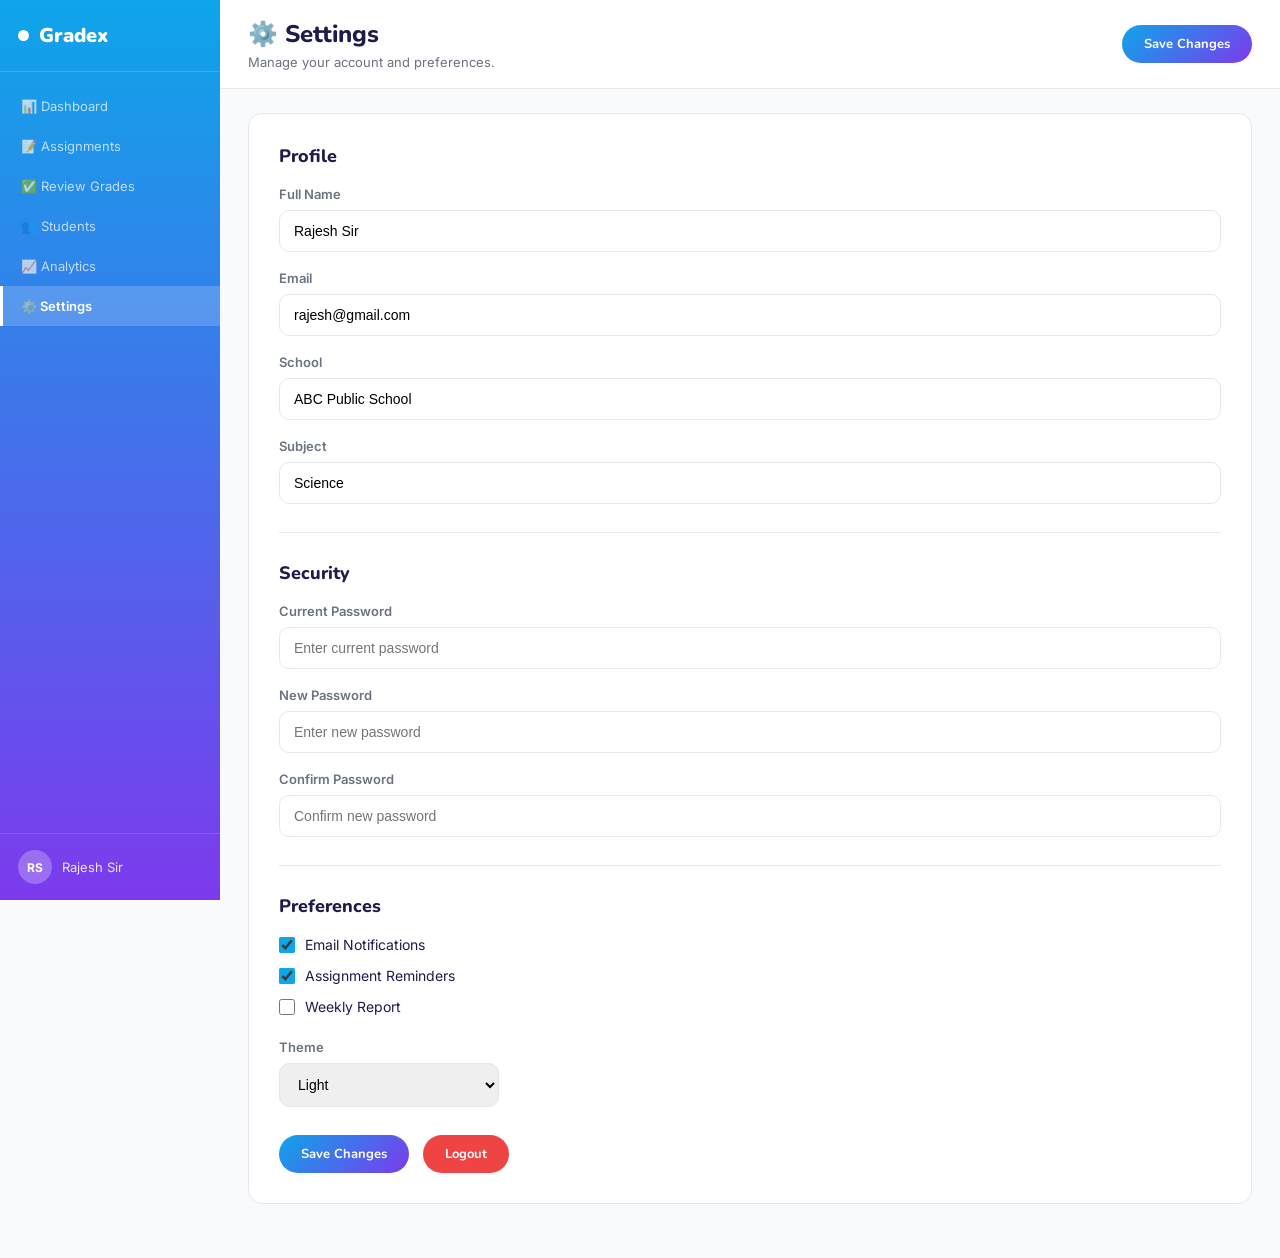
<file: setting/setting.html>
<!DOCTYPE html>
<html lang="en">
<head>
    <meta charset="UTF-8">
    <meta name="viewport" content="width=device-width, initial-scale=1.0">
    <title>Gradex | Settings</title>

    <link href="https://fonts.googleapis.com/css2?family=Nunito:wght@400;600;700;800;900&family=Inter:wght@400;500;600&display=swap" rel="stylesheet">

    <link rel="stylesheet" href="setting.css">
</head>

<body>

<div class="app">
    <!-- Sidebar -->
    <div class="sidebar">

        <div class="sb-logo">
            <div class="sb-dot"></div>
            <span class="sb-name">Gradex</span>
        </div>

        <div class="sb-menu">

            <div class="sb-item"
                onclick="window.location.href='../dashboard/dashboard.html'">
                📊 Dashboard
            </div>

            <div class="sb-item"
                onclick="window.location.href='../assignment/assignment.html'">
                📝 Assignments
            </div>

            <div class="sb-item"
                onclick="window.location.href='../review/review.html'">
                ✅ Review Grades
            </div>

            <div class="sb-item"
                onclick="window.location.href='../student/student.html'">
                👥 Students
            </div>

            <div class="sb-item"
                onclick="window.location.href='../analytics/analytics.html'">
                📈 Analytics
            </div>

            <div class="sb-item active">
                ⚙️ Settings
            </div>

        </div>

        <div class="sb-footer">
            <div class="sb-user">
                <div class="sb-avatar">RS</div>
                <div class="sb-uname">Rajesh Sir</div>
            </div>
        </div>

    </div>

    <!-- Main Content -->
    <main class="main">

        <header class="page-header">
            <div>
                <h1>⚙️ Settings</h1>
                <p>Manage your account and preferences.</p>
            </div>

            <button type="button" class="btn-primary">
                Save Changes
            </button>
        </header>

        <section class="settings-section">

            <h2>Profile</h2>

            <div class="form-group">
                <label for="fullname">Full Name</label>
                <input
                    id="fullname"
                    type="text"
                    value="Rajesh Sir">
            </div>

            <div class="form-group">
                <label for="email">Email</label>
                <input
                    id="email"
                    type="email"
                    value="rajesh@gmail.com">
            </div>

            <div class="form-group">
                <label for="school">School</label>
                <input
                    id="school"
                    type="text"
                    value="ABC Public School">
            </div>

            <div class="form-group">
                <label for="subject">Subject</label>
                <input
                    id="subject"
                    type="text"
                    value="Science">
            </div>

            <hr>

            <h2>Security</h2>

            <div class="form-group">
                <label for="current-password">Current Password</label>
                <input
                    id="current-password"
                    type="password"
                    placeholder="Enter current password">
            </div>

            <div class="form-group">
                <label for="new-password">New Password</label>
                <input
                    id="new-password"
                    type="password"
                    placeholder="Enter new password">
            </div>

            <div class="form-group">
                <label for="confirm-password">Confirm Password</label>
                <input
                    id="confirm-password"
                    type="password"
                    placeholder="Confirm new password">
            </div>

            <hr>

            <h2>Preferences</h2>

            <div class="checkbox-group">

                <label for="email-notification">
                    <input
                        id="email-notification"
                        type="checkbox"
                        checked>
                    Email Notifications
                </label>

                <label for="assignment-reminder">
                    <input
                        id="assignment-reminder"
                        type="checkbox"
                        checked>
                    Assignment Reminders
                </label>

                <label for="weekly-report">
                    <input
                        id="weekly-report"
                        type="checkbox">
                    Weekly Report
                </label>

            </div>

            <div class="theme-box">

                <label for="theme">Theme</label>

                <select id="theme">
                    <option>Light</option>
                    <option>Dark</option>
                </select>

            </div>

            <div class="btn-row">

                <button type="button" class="btn-primary">
                    Save Changes
                </button>

                <button type="button" class="btn-danger">
                    Logout
                </button>
            </div>
        </section>
    </main>
</div>
<!-- <script src="setting.js"></script> -->
</body>
</html>
</file>
<file: assignment/assignment.css>
::before, *::after {
    box-sizing: border-box;
    margin: 0;
    padding: 0;
}

:root {
    --purple:   #7C3AED;
    --purple-l: #EDE9FE;
    --sky:      #0EA5E9;
    --sky-l:    #E0F2FE;
    --sky-dark: #0369A1;
    --white:    #FFFFFF;
    --bg:       #F8FAFC;
    --text:     #1E1B4B;
    --muted:    #6B7280;
    --border:   #E5E7EB;
    --green-l:  #D1FAE5;
    --green-d:  #065F46;
    --amber-l:  #FEF3C7;
    --amber-d:  #92400E;
    --red-l:    #FEE2E2;
    --red-d:    #991b1b;
    --radius:   12px;
}

body {
    font-family: 'Inter', sans-serif;
    background: var(--bg);
    color: var(--text);
    min-height: 100vh;
}

/*app layout*/
.app {
    display: flex;
    min-height: 100vh;
}

/*sidebar*/
.sidebar {
    width: 220px;
    background: linear-gradient(180deg, var(--sky), var(--purple));
    display: flex;
    flex-direction: column;
    position: fixed;
    top: 0;
    left: 0;
    height: 100vh;
}

.sb-logo {
    padding: 22px 18px;
    display: flex;
    align-items: center;
    gap: 10px;
    border-bottom: 0.5px solid rgba(255,255,255,0.15);
}

.sb-dot {
    width: 11px;
    height: 11px;
    border-radius: 50%;
    background: var(--white);
    display: inline-block;
}

.sb-name {
    font-family: 'Nunito', sans-serif;
    font-size: 20px;
    font-weight: 900;
    color: var(--white);
}

.sb-menu {
    padding: 14px 0;
    flex: 1;
}

.sb-item {
    display: flex;
    align-items: center;
    gap: 10px;
    padding: 12px 18px;
    color: rgba(255,255,255,0.65);
    font-size: 13px;
    cursor: pointer;
    transition: all 0.2s;
    border-left: 3px solid transparent;
    outline: none;
    text-decoration: none;
}

.sb-item:hover {
    background: rgba(255,255,255,0.12);
    color: var(--white);
}

.sb-item.active {
    background: rgba(255,255,255,0.18);
    color: var(--white);
    border-left: 3px solid var(--white);
    font-weight: 600;
}

.sb-item:focus {
    outline: none;
}

.sb-footer {
    padding: 14px 18px;
    border-top: 0.5px solid rgba(255,255,255,0.15);
}

.sb-user {
    display: flex;
    align-items: center;
    gap: 10px;
}

.sb-avatar {
    width: 34px;
    height: 34px;
    border-radius: 50%;
    background: rgba(255,255,255,0.25);
    display: flex;
    align-items: center;
    justify-content: center;
    font-size: 12px;
    font-weight: 700;
    color: var(--white);
    font-family: 'Nunito', sans-serif;
}

.sb-uname {
    font-size: 13px;
    color: rgba(255,255,255,0.8);
    font-weight: 500;
}
/*MAIN CONTENT*/
.main {
    margin-left: 220px;
    flex: 1;
    padding-bottom: 30px;
}

/* ======= PAGE HEADER ======= */
.page-header {
    display: flex;
    justify-content: space-between;
    align-items: center;
    padding: 16px 28px;
    background: var(--white);
    border-bottom: 1px solid var(--border);
    position: sticky;
    top: 0;
    z-index: 10;
}

.page-header h1 {
    font-family: 'Nunito', sans-serif;
    font-size: 20px;
    font-weight: 800;
    color: var(--text);
}

.btn-primary {
    padding: 9px 20px;
    background: linear-gradient(135deg, var(--sky), var(--purple));
    color: var(--white);
    border: none;
    border-radius: 99px;
    font-size: 13px;
    font-weight: 700;
    font-family: 'Nunito', sans-serif;
    cursor: pointer;
    transition: all 0.2s;
}

.btn-primary:hover {
    opacity: 0.9;
    transform: translateY(-1px);
}

/* ======= TABS ======= */
.tabs {
    display: flex;
    gap: 8px;
    padding: 16px 28px 0;
}

.tab {
    border: 1px solid var(--border);
    background: var(--white);
    color: var(--muted);
    font-size: 13px;
    font-weight: 500;
    padding: 7px 18px;
    border-radius: 99px;
    cursor: pointer;
    transition: all 0.2s;
    font-family: 'Inter', sans-serif;
}

.tab:hover {
    background: var(--sky-l);
    color: var(--sky-dark);
    border-color: var(--sky);
}

.tab.active {
    background: var(--sky);
    color: var(--white);
    border-color: var(--sky);
    font-weight: 600;
}

/* ======= ASSIGNMENT GRID ======= */
.assignment-grid {
    display: grid;
    grid-template-columns: repeat(auto-fit, minmax(280px, 1fr));
    gap: 16px;
    padding: 20px 28px;
}

/* ======= ASSIGNMENT CARD ======= */
.assignment-card {
    background: var(--white);
    border: 1px solid var(--border);
    border-radius: 14px;
    padding: 18px 20px;
    transition: transform 0.2s, box-shadow 0.2s;
}

.assignment-card:hover {
    transform: translateY(-2px);
    box-shadow: 0 8px 24px rgba(14,165,233,0.1);
}

.card-top {
    display: flex;
    justify-content: space-between;
    align-items: flex-start;
    margin-bottom: 12px;
}

.icon-box {
    width: 36px;
    height: 36px;
    border-radius: 10px;
    display: flex;
    align-items: center;
    justify-content: center;
    font-size: 16px;
}

.icon-coral { background: var(--red-l); }
.icon-green { background: var(--green-l); }
.icon-blue  { background: var(--sky-l); }

.status {
    font-size: 11px;
    font-weight: 600;
    padding: 4px 10px;
    border-radius: 20px;
}

.status-active {
    background: var(--green-l);
    color: var(--green-d);
}

.status-due {
    background: var(--amber-l);
    color: var(--amber-d);
}

.card-title {
    font-family: 'Nunito', sans-serif;
    font-size: 15px;
    font-weight: 700;
    color: var(--text);
    margin-bottom: 4px;
}

.card-meta {
    font-size: 12px;
    color: var(--muted);
    margin-bottom: 14px;
}

/* ======= PROGRESS BAR ======= */
.progress {
    height: 6px;
    background: var(--border);
    border-radius: 99px;
    overflow: hidden;
    margin-bottom: 16px;
}

.progress-fill {
    height: 100%;
    border-radius: 99px;
    transition: width 0.5s ease;
}

/* ======= CARD BUTTONS ======= */
.card-actions {
    display: flex;
    gap: 8px;
}

.btn-ghost {
    flex: 1;
    background: var(--bg);
    border: 1px solid var(--border);
    color: var(--text);
    font-size: 12px;
    font-weight: 500;
    padding: 8px 10px;
    border-radius: 8px;
    cursor: pointer;
    transition: all 0.2s;
    font-family: 'Inter', sans-serif;
}

.btn-ghost:hover {
    background: var(--sky-l);
    border-color: var(--sky);
    color: var(--sky-dark);
}

/* ======= EMPTY CARD ======= */
.assignment-card-empty {
    display: flex;
    align-items: center;
    justify-content: center;
    border: 1.5px dashed var(--border);
    color: var(--muted);
    font-size: 13px;
    font-weight: 500;
    cursor: pointer;
    background: transparent;
    min-height: 180px;
    border-radius: 14px;
    transition: all 0.2s;
}

.assignment-card-empty:hover {
    background: var(--sky-l);
    border-color: var(--sky);
    color: var(--sky-dark);
}

/* ======= MOBILE RESPONSIVE ======= */
@media (max-width: 900px) {
    .sidebar {
        width: 100%;
        height: auto;
        position: relative;
    }
    .main {
        margin-left: 0;
    }
    .assignment-grid {
        padding: 16px 20px;
    }
    .tabs {
        padding: 16px 20px 0;
        flex-wrap: wrap;
    }
    .page-header {
        padding: 14px 20px;
    }
}
</file>
<file: dashboard/dashboard.css>
*{
    margin:0;
    padding:0;
    box-sizing:border-box;
}
:root{
    --purple:#7C3AED;
    --purple-l:#EDE9FE;
    --sky:#0EA5E9;
    --sky-l:#E0F2FE;
    --pink:#EC4899;
    --pink-l:#FCE7F3;
    --teal:#14B8A6;
    --teal-l:#CCFBF1;
    --amber:#F59E0B;
    --amber-l:#FEF3C7;
    --red:#EF4444;
    --red-l:#FEE2E2;
    --text:#1E1B4B;
    --muted:#6B7280;
    --white:#FFFFFF;
    --border:#E5E7EB;
    --bg:#F8FAFC;
    --radius:18px;
}
body{
    font-family:'Inter',sans-serif;
    background:var(--bg);
    color:var(--text);
}
.app{
    display:flex;
    min-height:100vh;
}
.sidebar{
    width:250px;
    flex-shrink:0;
    background:linear-gradient(135deg,var(--sky),var(--purple));
    color:var(--white);
    padding:30px 20px;
    display:flex;
    flex-direction:column;
}
.sb-logo{
    display:flex;
    align-items:center;
    gap:10px;
    margin-bottom:45px;
    padding:0 8px;
}
.sb-dot{
    width:12px;
    height:12px;
    border-radius:50%;
    background:var(--white);
    display:inline-block;
}
.sb-name{
    font-family:'Nunito',sans-serif;
    font-size:22px;
    font-weight:900;
}
.sb-menu{
    display:flex;
    flex-direction:column;
    gap:6px;
    flex:1;
}
.sb-item{
    display:block;
    text-decoration:none;
    color:rgba(255,255,255,.85);
    font-size:15px;
    font-weight:600;
    padding:12px 14px;
    border-radius:12px;
    cursor:pointer;
    transition:.3s;
}
.sb-item:hover{
    background:rgba(255,255,255,.12);
}
.sb-item.active{
    background:rgba(255,255,255,.22);
    color:var(--white);
}
.sb-footer{
    padding-top:20px;
    border-top:1px solid rgba(255,255,255,.2);
}
.sb-user{
    display:flex;
    align-items:center;
    gap:10px;
}
.sb-avatar{
    width:38px;
    height:38px;
    border-radius:50%;
    background:rgba(255,255,255,.25);
    display:flex;
    align-items:center;
    justify-content:center;
    font-size:13px;
    font-weight:700;
}
.sb-uname{
    font-size:15px;
    font-weight:600;
}
.main{
    flex:1;
    padding:36px 44px;
}
.topbar{
    display:flex;
    justify-content:space-between;
    align-items:center;
    margin-bottom:22px;
}
.topbar-title{
    font-family:'Nunito',sans-serif;
    font-size:26px;
    font-weight:800;
}
.btn-new{
    padding:13px 22px;
    border:none;
    border-radius:12px;
    background:linear-gradient(135deg,var(--sky),var(--purple));
    color:var(--white);
    font-size:15px;
    font-weight:700;
    cursor:pointer;
    transition:.3s;
}
.btn-new:hover{
    transform:translateY(-2px);
    box-shadow:0 8px 25px rgba(124,58,237,.3);
}
.greeting{
    margin-bottom:26px;
}
.greeting-text{
    font-family:'Nunito',sans-serif;
    font-size:19px;
    font-weight:700;
    margin-bottom:4px;
}
.greeting-sub{
    font-size:14px;
    color:var(--muted);
}
.metrics{
    display:grid;
    grid-template-columns:repeat(4,1fr);
    gap:18px;
    margin-bottom:26px;
}
.metric{
    background:var(--white);
    border:1px solid var(--border);
    border-radius:var(--radius);
    padding:20px 22px;
    box-shadow:0 10px 30px rgba(0,0,0,.04);
}
.metric-label{
    font-size:13px;
    color:var(--muted);
    font-weight:600;
    margin-bottom:12px;
}
.metric-val{
    font-family:'Nunito',sans-serif;
    font-size:30px;
    font-weight:800;
    margin-bottom:4px;
}
.metric-val.amber{
    color:var(--amber);
}
.metric-val.green{
    color:var(--teal);
}
.metric-val.blue{
    color:var(--sky);
}
.metric-val.red{
    color:var(--red);
}
.metric-sub{
    font-size:12px;
    color:var(--muted);
}
.section-row{
    display:grid;
    grid-template-columns:1fr 1fr;
    gap:18px;
    margin-bottom:26px;
}
.card{
    background:var(--white);
    border:1px solid var(--border);
    border-radius:var(--radius);
    padding:22px;
    box-shadow:0 10px 30px rgba(0,0,0,.04);
}
.card-head{
    display:flex;
    justify-content:space-between;
    align-items:center;
    margin-bottom:18px;
}
.card-title{
    font-size:16px;
    font-weight:700;
}
.badge{
    font-size:12px;
    font-weight:700;
    padding:5px 12px;
    border-radius:10px;
}
.badge-amber{
    background:var(--amber-l);
    color:#92610A;
}
.asgn-row{
    display:flex;
    align-items:flex-start;
    gap:12px;
    margin-bottom:20px;
}
.asgn-row:last-child{
    margin-bottom:0;
}
.asgn-icon{
    width:38px;
    height:38px;
    flex-shrink:0;
    border-radius:12px;
    display:flex;
    align-items:center;
    justify-content:center;
    font-size:16px;
}
.ic-amber{
    background:var(--amber-l);
}
.ic-green{
    background:var(--teal-l);
}
.ic-blue{
    background:var(--sky-l);
}
.asgn-info{
    flex:1;
}
.asgn-name{
    font-size:14px;
    font-weight:600;
    margin-bottom:2px;
}
.asgn-sub{
    font-size:12px;
    color:var(--muted);
    margin-bottom:10px;
}
.prog{
    height:7px;
    background:var(--bg);
    border-radius:10px;
    overflow:hidden;
}
.prog-fill{
    height:100%;
    border-radius:10px;
}
.fill-sky{
    background:var(--sky);
}
.fill-green{
    background:var(--teal);
}
.fill-purple{
    background:var(--purple);
}
.stud-row{
    display:flex;
    align-items:center;
    gap:12px;
    margin-bottom:18px;
}
.stud-row:last-child{
    margin-bottom:0;
}
.stud-av{
    width:38px;
    height:38px;
    flex-shrink:0;
    border-radius:50%;
    display:flex;
    align-items:center;
    justify-content:center;
    font-size:13px;
    font-weight:700;
    color:var(--white);
}
.av1{
    background:var(--sky);
}
.av2{
    background:var(--teal);
}
.av3{
    background:var(--purple);
}
.av4{
    background:var(--amber);
}
.stud-info{
    flex:1;
}
.stud-name{
    font-size:14px;
    font-weight:600;
    margin-bottom:2px;
}
.stud-sub{
    font-size:12px;
    color:var(--muted);
}
.score{
    font-size:12px;
    font-weight:700;
    padding:7px 16px;
    border-radius:10px;
    cursor:pointer;
    border:none;
}
.sc-amber{
    background:var(--amber-l);
    color:#92610A;
}
.sc-green{
    background:var(--teal-l);
    color:#0D7A6C;
}
.insight{
    background:var(--purple-l);
    border-left:4px solid var(--purple);
    color:var(--text);
    font-size:13px;
    line-height:1.7;
    padding:18px 22px;
    border-radius:14px;
}
@media(max-width:900px){
    .metrics{
        grid-template-columns:repeat(2,1fr);
    }
    .section-row{
        grid-template-columns:1fr;
    }
}
@media(max-width:640px){
    .sidebar{
        display:none;
    }
    .main{
        padding:20px;
    }
    .metrics{
        grid-template-columns:1fr;
    }
}
</file>
<file: landing-page/landing.css>
*,
    *::before,
    *::after {
      box-sizing: border-box;
      margin: 0;
      padding: 0;
    }

    :root {
      /* Primary Colors */
      --purple: #7C3AED;
      --purple-l: #EDE9FE;
      --pink: #EC4899;
      --pink-l: #FCE7F3;
      --teal: #0D9488;
      --teal-l: #CCFBF1;
      --amber: #F59E0B;
      --amber-l: #FEF3C7;
      /* Red */
      --red: #EF4444;
      --red-l: #FEE2E2;
      /* Mint */
      --mint: #10B981;
      --mint-l: #D1FAE5;
      /* Sky Blue */
      --sky: #0EA5E9;
      --sky-l: #E0F2FE;
      /* Green */
      --green: #16A34A;
      --green-l: #DCFCE7;
      /* Yellow */
      --yellow: #EAB308;
      --yellow-l: #FEF9C3;
      /* Orange */
      --orange: #F97316;
      --orange-l: #FFEDD5;
      /* Brown */
      --brown: #8B5E3C;
      --brown-l: #EFDBCD;
      /* Gray */
      --gray: #6B7280;
      --gray-l: #F3F4F6;
      /* Dark Gray */
      --dark-gray: #374151;
      --dark-gray-l: #D1D5DB;
      /* Backgrounds */
      --bg: #F8F7FF;
      --white: #FFFFFF;
      --black: #111827;
      /* Text */
      --text: #1E1B4B;
      --muted: #6B7280;
      --border: #E5E7EB;
      /* Extra */
      --pinki: #312428;
      --bac: #F8FAFC;
      --radius: 16px;
    }

    body {
      font-family: 'Inter', sans-serif;
      background:rgb(176, 204, 228);
      color: var(--text);
      min-height: 100vh;
    }

    nav {
      display: flex;
      align-items: center;
      justify-content: space-between;
      padding: 18px 48px;
      background: var(--sky);
      border-bottom: 1px solid var(--border);
    }

    .logo {
      font-family: 'Nunito', sans-serif;
      font-weight: 900;
      font-size: 22px;
      color:navy;
      display: flex;
      align-items: center;
      gap: 8px;
    }

    .logo-dot {
      width: 10px;
      height: 10px;
      border-radius: 50%;
      background:navy;
      display: inline-block;
    }

    .nav-links {
      display: flex;
      align-items: center;
      gap: 28px;
    }

    .nav-links a {
      text-decoration: none;
      color:rgb(35, 25, 104);
      font-size: 14px;
      font-weight: 500;
      transition: color 0.2s;
    }

    .nav-links a:hover {
      color: var(--black);
    }

    .btn-nav {
      background:var(--text);
      color:white;
      padding: 9px 22px;
      border-radius: 99px;
      font-size: 14px;
      font-weight: 600;
      border: none;
      cursor: pointer;
      transition: background 0.2s, transform 0.1s;
    }

    .btn-nav:hover {
      background:rgb(10, 183, 10);
      transform: translateY(-1px);
    }

    .hero {
      display: grid;
      grid-template-columns: 1fr 1fr;
      align-items: center;
      gap: 60px;
      max-width: 1100px;
      margin: 0 auto;
      padding: 80px 48px 60px;
    }

    .hero-tag {
      display: inline-flex;
      align-items: center;
      gap: 8px;
      background: var(--sky);
      color:rgb(21, 20, 20);
      font-size: 13px;
      font-weight: 700;
      padding: 6px 14px;
      border-radius: 99px;
      margin-bottom: 20px;
      font-family: 'Nunito', sans-serif;
    }

    .hero-tag span {
      width: 7px;
      height: 7px;
      border-radius: 50%;
      background: black;
      display: inline-block;
    }

    h1 {
      font-family: 'Nunito', sans-serif;
      font-size: 52px;
      font-weight: 900;
      line-height: 1.1;
      margin-bottom: 20px;
    }

    h1 .highlight {
      background: linear-gradient(135deg, #0EA5E9, #7C3AED);
      -webkit-background-clip: text;
      -webkit-text-fill-color: transparent;
      background-clip: text;
    }

    .hero-sub {
      font-size: 17px;
      color: var(--muted);
      line-height: 1.7;
      margin-bottom: 32px;
      max-width: 480px;
    }

    .hero-actions {
      display: flex;
      gap: 14px;
      align-items: center;
      flex-wrap: wrap;
    }

    .btn-primary {
      background: var(--purple);
      color: #fff;
      padding: 14px 30px;
      border-radius: 99px;
      font-size: 15px;
      font-weight: 700;
      border: none;
      cursor: pointer;
      font-family: 'Nunito', sans-serif;
      transition: background 0.2s, transform 0.15s;
      box-shadow: 0 4px 20px rgba(124, 58, 237, 0.3);
    }

    .btn-primary:hover {
      background: #6D28D9;
      transform: translateY(-2px);
    }

    .btn-outline {
      background: transparent;
      color: var(--purple);
      padding: 14px 28px;
      border-radius: 99px;
      font-size: 15px;
      font-weight: 700;
      border: 2px solid var(--purple);
      cursor: pointer;
      font-family: 'Nunito', sans-serif;
      transition: all 0.2s;
    }

    .btn-outline:hover {
      background: var(--purple-l);
    }

    .hero-note {
      font-size: 13px;
      color: var(--muted);
      margin-top: 14px;
    }

    .hero-card {
      background: var(--white);
      border-radius: 24px;
      padding: 28px;
      box-shadow: 0 8px 40px rgba(124, 58, 237, 0.12);
      border: 1px solid var(--border);
    }

    .card-top {
      display: flex;
      align-items: center;
      justify-content: space-between;
      margin-bottom: 18px;
    }

    .card-label {
      font-size: 12px;
      font-weight: 700;
      color: var(--purple);
      background: var(--purple-l);
      padding: 4px 10px;
      border-radius: 99px;
      font-family: 'Nunito', sans-serif;
    }

    .time-saved {
      font-size: 13px;
      color: var(--teal);
      font-weight: 600;
      background: var(--teal-l);
      padding: 4px 10px;
      border-radius: 99px;
    }

    .student-row {
      display: flex;
      align-items: center;
      gap: 12px;
      padding: 11px 14px;
      border-radius: 12px;
      margin-bottom: 8px;
      background: var(--bg);
      transition: background 0.2s;
    }

    .student-row:hover {
      background: var(--purple-l);
    }

    .avatar {
      width: 36px;
      height: 36px;
      border-radius: 50%;
      display: flex;
      align-items: center;
      justify-content: center;
      font-size: 12px;
      font-weight: 700;
      flex-shrink: 0;
      font-family: 'Nunito', sans-serif;
    }

    .av-purple {
      background: var(--purple-l);
      color: var(--purple);
    }

    .av-teal {
      background: var(--teal-l);
      color: var(--teal);
    }

    .av-amber {
      background: var(--amber-l);
      color: #92400E;
    }

    .av-pink {
      background: var(--pink-l);
      color: var(--pink);
    }

    .student-info {
      flex: 1;
    }

    .student-name {
      font-size: 13px;
      font-weight: 600;
    }

    .student-sub {
      font-size: 11px;
      color: var(--muted);
    }

    .score-pill {
      font-size: 12px;
      font-weight: 700;
      padding: 4px 10px;
      border-radius: 99px;
      font-family: 'Nunito', sans-serif;
    }

    .score-green {
      background: var(--teal-l);
      color: var(--teal);
    }

    .score-purple {
      background: var(--purple-l);
      color: var(--purple);
    }

    .score-amber {
      background: var(--amber-l);
      color: #92400E;
    }

    .score-pink {
      background: var(--pink-l);
      color: var(--pink);
    }

    .ai-badge {
      margin-top: 14px;
      padding: 12px 14px;
      background: linear-gradient(135deg, var(--purple-l), var(--pink-l));
      border-radius: 12px;
      font-size: 12px;
      color: var(--purple);
      font-weight: 600;
      display: flex;
      align-items: center;
      gap: 8px;
    }

    .ai-dot {
      width: 8px;
      height: 8px;
      border-radius: 50%;
      background: var(--purple);
      flex-shrink: 0;
      animation: pulse 1.5s infinite;
    }

    @keyframes pulse {

      0%,
      100% {
        opacity: 1;
        transform: scale(1);
      }

      50% {
        opacity: 0.5;
        transform: scale(0.8);
      }
    }

    .stats {
      display: flex;
      justify-content: center;
      max-width: 800px;
      margin: 0 auto 70px;
      border-top: 1px solid var(--border);
      border-bottom: 1px solid var(--border);
      background: var(--white);
    }

    .stat {
      flex: 1;
      text-align: center;
      padding: 36px 20px;
      border-right: 1px solid var(--border);
    }

    .stat:last-child {
      border-right: none;
    }

    .stat-num {
      font-family: 'Nunito', sans-serif;
      font-size: 48px;
      font-weight: 900;
      line-height: 1;
      margin-bottom: 8px;
    }

    .stat-num.purple {
      color: var(--purple);
    }

    .stat-num.pink {
      color: var(--pink);
    }

    .stat-num.teal {
      color: var(--teal);
    }

    .stat-label {
      font-size: 14px;
      color: var(--muted);
      font-weight: 500;
    }

    .section {
      max-width: 1100px;
      margin: 0 auto;
      padding: 0 48px 80px;
    }

    .section-tag {
      font-size: 13px;
      font-weight: 700;
      color: var(--pink);
      background: var(--pink-l);
      display: inline-block;
      padding: 5px 14px;
      border-radius: 99px;
      margin-bottom: 12px;
      font-family: 'Nunito', sans-serif;
    }

    .section-title {
      font-family: 'Nunito', sans-serif;
      font-size: 36px;
      font-weight: 900;
      margin-bottom: 48px;
    }

    .section-header {
      text-align: center;
      margin-bottom: 48px;
    }

    .steps {
      display: grid;
      grid-template-columns: repeat(3, 1fr);
      gap: 24px;
    }

    .step {
      background: var(--white);
      border-radius: var(--radius);
      padding: 28px;
      border: 1px solid var(--border);
      transition: transform 0.2s, box-shadow 0.2s;
    }

    .step:hover {
      transform: translateY(-4px);
      box-shadow: 0 12px 40px rgba(0, 0, 0, 0.08);
    }

    .step-num {
      width: 44px;
      height: 44px;
      border-radius: 12px;
      display: flex;
      align-items: center;
      justify-content: center;
      font-family: 'Nunito', sans-serif;
      font-size: 20px;
      font-weight: 900;
      margin-bottom: 16px;
    }

    .num-purple {
      background: var(--purple-l);
      color: var(--purple);
    }

    .num-pink {
      background: var(--pink-l);
      color: var(--pink);
    }

    .num-teal {
      background: var(--teal-l);
      color: var(--teal);
    }

    .step h3 {
      font-family: 'Nunito', sans-serif;
      font-size: 18px;
      font-weight: 800;
      margin-bottom: 10px;
    }

    .step p {
      font-size: 14px;
      color: var(--muted);
      line-height: 1.7;
    }

    footer {
      background: var(--text);
      color: rgba(255, 255, 255, 0.6);
      text-align: center;
      padding: 24px 48px;
      font-size: 13px;
    }

    footer span {
      color: #EDE9FE;
      font-weight: 600;
    }

    @media (max-width: 768px) {
      nav {
        padding: 16px 20px;
      }

      .nav-links {
        display: none;
      }

      .hero {
        grid-template-columns: 1fr;
        padding: 40px 20px 30px;
        gap: 32px;
      }

      h1 {
        font-size: 34px;
      }

      .stats {
        flex-wrap: wrap;
      }

      .stat {
        flex: 1 1 40%;
        border-right: none;
        border-bottom: 1px solid var(--border);
      }

      .steps {
        grid-template-columns: 1fr;
      }

      .section {
        padding: 0 20px 50px;
      }
    }
</file>
<file: landing-page/style.css>
*,
    *::before,
    *::after {
      box-sizing: border-box;
      margin: 0;
      padding: 0;
    }

    :root {
      /* Primary Colors */
      --purple: #7C3AED;
      --purple-l: #EDE9FE;
      --pink: #EC4899;
      --pink-l: #FCE7F3;
      --teal: #0D9488;
      --teal-l: #CCFBF1;
      --amber: #F59E0B;
      --amber-l: #FEF3C7;
      /* Red */
      --red: #EF4444;
      --red-l: #FEE2E2;
      /* Mint */
      --mint: #10B981;
      --mint-l: #D1FAE5;
      /* Sky Blue */
      --sky: #0EA5E9;
      --sky-l: #E0F2FE;
      /* Green */
      --green: #16A34A;
      --green-l: #DCFCE7;
      /* Yellow */
      --yellow: #EAB308;
      --yellow-l: #FEF9C3;
      /* Orange */
      --orange: #F97316;
      --orange-l: #FFEDD5;
      /* Brown */
      --brown: #8B5E3C;
      --brown-l: #EFDBCD;
      /* Gray */
      --gray: #6B7280;
      --gray-l: #F3F4F6;
      /* Dark Gray */
      --dark-gray: #374151;
      --dark-gray-l: #D1D5DB;
      /* Backgrounds */
      --bg: #F8F7FF;
      --white: #FFFFFF;
      --black: #111827;
      /* Text */
      --text: #1E1B4B;
      --muted: #6B7280;
      --border: #E5E7EB;
      /* Extra */
      --pinki: #312428;
      --bac: #F8FAFC;
      --radius: 16px;
    }

    body {
      font-family: 'Inter', sans-serif;
      background:rgb(176, 204, 228);
      color: var(--text);
      min-height: 100vh;
    }

    nav {
      display: flex;
      align-items: center;
      justify-content: space-between;
      padding: 18px 48px;
      background: var(--sky);
      border-bottom: 1px solid var(--border);
    }

    .logo {
      font-family: 'Nunito', sans-serif;
      font-weight: 900;
      font-size: 22px;
      color:navy;
      display: flex;
      align-items: center;
      gap: 8px;
    }

    .logo-dot {
      width: 10px;
      height: 10px;
      border-radius: 50%;
      background:navy;
      display: inline-block;
    }

    .nav-links {
      display: flex;
      align-items: center;
      gap: 28px;
    }

    .nav-links a {
      text-decoration: none;
      color:rgb(35, 25, 104);
      font-size: 14px;
      font-weight: 500;
      transition: color 0.2s;
    }

    .nav-links a:hover {
      color: var(--black);
    }

    .btn-nav {
      background:var(--text);
      color:white;
      padding: 9px 22px;
      border-radius: 99px;
      font-size: 14px;
      font-weight: 600;
      border: none;
      cursor: pointer;
      transition: background 0.2s, transform 0.1s;
    }

    .btn-nav:hover {
      background:rgb(10, 183, 10);
      transform: translateY(-1px);
    }

    .hero {
      display: grid;
      grid-template-columns: 1fr 1fr;
      align-items: center;
      gap: 60px;
      max-width: 1100px;
      margin: 0 auto;
      padding: 80px 48px 60px;
    }

    .hero-tag {
      display: inline-flex;
      align-items: center;
      gap: 8px;
      background: var(--sky);
      color:rgb(21, 20, 20);
      font-size: 13px;
      font-weight: 700;
      padding: 6px 14px;
      border-radius: 99px;
      margin-bottom: 20px;
      font-family: 'Nunito', sans-serif;
    }

    .hero-tag span {
      width: 7px;
      height: 7px;
      border-radius: 50%;
      background: black;
      display: inline-block;
    }

    h1 {
      font-family: 'Nunito', sans-serif;
      font-size: 52px;
      font-weight: 900;
      line-height: 1.1;
      margin-bottom: 20px;
    }

    h1 .highlight {
      background: linear-gradient(135deg, #0EA5E9, #7C3AED);
      -webkit-background-clip: text;
      -webkit-text-fill-color: transparent;
      background-clip: text;
    }

    .hero-sub {
      font-size: 17px;
      color: var(--muted);
      line-height: 1.7;
      margin-bottom: 32px;
      max-width: 480px;
    }

    .hero-actions {
      display: flex;
      gap: 14px;
      align-items: center;
      flex-wrap: wrap;
    }

    .btn-primary {
      background: var(--purple);
      color: #fff;
      padding: 14px 30px;
      border-radius: 99px;
      font-size: 15px;
      font-weight: 700;
      border: none;
      cursor: pointer;
      font-family: 'Nunito', sans-serif;
      transition: background 0.2s, transform 0.15s;
      box-shadow: 0 4px 20px rgba(124, 58, 237, 0.3);
    }

    .btn-primary:hover {
      background: #6D28D9;
      transform: translateY(-2px);
    }

    .btn-outline {
      background: transparent;
      color: var(--purple);
      padding: 14px 28px;
      border-radius: 99px;
      font-size: 15px;
      font-weight: 700;
      border: 2px solid var(--purple);
      cursor: pointer;
      font-family: 'Nunito', sans-serif;
      transition: all 0.2s;
    }

    .btn-outline:hover {
      background: var(--purple-l);
    }

    .hero-note {
      font-size: 13px;
      color: var(--muted);
      margin-top: 14px;
    }

    .hero-card {
      background: var(--white);
      border-radius: 24px;
      padding: 28px;
      box-shadow: 0 8px 40px rgba(124, 58, 237, 0.12);
      border: 1px solid var(--border);
    }

    .card-top {
      display: flex;
      align-items: center;
      justify-content: space-between;
      margin-bottom: 18px;
    }

    .card-label {
      font-size: 12px;
      font-weight: 700;
      color: var(--purple);
      background: var(--purple-l);
      padding: 4px 10px;
      border-radius: 99px;
      font-family: 'Nunito', sans-serif;
    }

    .time-saved {
      font-size: 13px;
      color: var(--teal);
      font-weight: 600;
      background: var(--teal-l);
      padding: 4px 10px;
      border-radius: 99px;
    }

    .student-row {
      display: flex;
      align-items: center;
      gap: 12px;
      padding: 11px 14px;
      border-radius: 12px;
      margin-bottom: 8px;
      background: var(--bg);
      transition: background 0.2s;
    }

    .student-row:hover {
      background: var(--purple-l);
    }

    .avatar {
      width: 36px;
      height: 36px;
      border-radius: 50%;
      display: flex;
      align-items: center;
      justify-content: center;
      font-size: 12px;
      font-weight: 700;
      flex-shrink: 0;
      font-family: 'Nunito', sans-serif;
    }

    .av-purple {
      background: var(--purple-l);
      color: var(--purple);
    }

    .av-teal {
      background: var(--teal-l);
      color: var(--teal);
    }

    .av-amber {
      background: var(--amber-l);
      color: #92400E;
    }

    .av-pink {
      background: var(--pink-l);
      color: var(--pink);
    }

    .student-info {
      flex: 1;
    }

    .student-name {
      font-size: 13px;
      font-weight: 600;
    }

    .student-sub {
      font-size: 11px;
      color: var(--muted);
    }

    .score-pill {
      font-size: 12px;
      font-weight: 700;
      padding: 4px 10px;
      border-radius: 99px;
      font-family: 'Nunito', sans-serif;
    }

    .score-green {
      background: var(--teal-l);
      color: var(--teal);
    }

    .score-purple {
      background: var(--purple-l);
      color: var(--purple);
    }

    .score-amber {
      background: var(--amber-l);
      color: #92400E;
    }

    .score-pink {
      background: var(--pink-l);
      color: var(--pink);
    }

    .ai-badge {
      margin-top: 14px;
      padding: 12px 14px;
      background: linear-gradient(135deg, var(--purple-l), var(--pink-l));
      border-radius: 12px;
      font-size: 12px;
      color: var(--purple);
      font-weight: 600;
      display: flex;
      align-items: center;
      gap: 8px;
    }

    .ai-dot {
      width: 8px;
      height: 8px;
      border-radius: 50%;
      background: var(--purple);
      flex-shrink: 0;
      animation: pulse 1.5s infinite;
    }

    @keyframes pulse {

      0%,
      100% {
        opacity: 1;
        transform: scale(1);
      }

      50% {
        opacity: 0.5;
        transform: scale(0.8);
      }
    }

    .stats {
      display: flex;
      justify-content: center;
      max-width: 800px;
      margin: 0 auto 70px;
      border-top: 1px solid var(--border);
      border-bottom: 1px solid var(--border);
      background: var(--white);
    }

    .stat {
      flex: 1;
      text-align: center;
      padding: 36px 20px;
      border-right: 1px solid var(--border);
    }

    .stat:last-child {
      border-right: none;
    }

    .stat-num {
      font-family: 'Nunito', sans-serif;
      font-size: 48px;
      font-weight: 900;
      line-height: 1;
      margin-bottom: 8px;
    }

    .stat-num.purple {
      color: var(--purple);
    }

    .stat-num.pink {
      color: var(--pink);
    }

    .stat-num.teal {
      color: var(--teal);
    }

    .stat-label {
      font-size: 14px;
      color: var(--muted);
      font-weight: 500;
    }

    .section {
      max-width: 1100px;
      margin: 0 auto;
      padding: 0 48px 80px;
    }

    .section-tag {
      font-size: 13px;
      font-weight: 700;
      color: var(--pink);
      background: var(--pink-l);
      display: inline-block;
      padding: 5px 14px;
      border-radius: 99px;
      margin-bottom: 12px;
      font-family: 'Nunito', sans-serif;
    }

    .section-title {
      font-family: 'Nunito', sans-serif;
      font-size: 36px;
      font-weight: 900;
      margin-bottom: 48px;
    }

    .section-header {
      text-align: center;
      margin-bottom: 48px;
    }

    .steps {
      display: grid;
      grid-template-columns: repeat(3, 1fr);
      gap: 24px;
    }

    .step {
      background: var(--white);
      border-radius: var(--radius);
      padding: 28px;
      border: 1px solid var(--border);
      transition: transform 0.2s, box-shadow 0.2s;
    }

    .step:hover {
      transform: translateY(-4px);
      box-shadow: 0 12px 40px rgba(0, 0, 0, 0.08);
    }

    .step-num {
      width: 44px;
      height: 44px;
      border-radius: 12px;
      display: flex;
      align-items: center;
      justify-content: center;
      font-family: 'Nunito', sans-serif;
      font-size: 20px;
      font-weight: 900;
      margin-bottom: 16px;
    }

    .num-purple {
      background: var(--purple-l);
      color: var(--purple);
    }

    .num-pink {
      background: var(--pink-l);
      color: var(--pink);
    }

    .num-teal {
      background: var(--teal-l);
      color: var(--teal);
    }

    .step h3 {
      font-family: 'Nunito', sans-serif;
      font-size: 18px;
      font-weight: 800;
      margin-bottom: 10px;
    }

    .step p {
      font-size: 14px;
      color: var(--muted);
      line-height: 1.7;
    }

    footer {
      background: var(--text);
      color: rgba(255, 255, 255, 0.6);
      text-align: center;
      padding: 24px 48px;
      font-size: 13px;
    }

    footer span {
      color: #EDE9FE;
      font-weight: 600;
    }

    @media (max-width: 768px) {
      nav {
        padding: 16px 20px;
      }

      .nav-links {
        display: none;
      }

      .hero {
        grid-template-columns: 1fr;
        padding: 40px 20px 30px;
        gap: 32px;
      }

      h1 {
        font-size: 34px;
      }

      .stats {
        flex-wrap: wrap;
      }

      .stat {
        flex: 1 1 40%;
        border-right: none;
        border-bottom: 1px solid var(--border);
      }

      .steps {
        grid-template-columns: 1fr;
      }

      .section {
        padding: 0 20px 50px;
      }
    }
</file>
<file: login-page/login.css>
*{
    margin:0;
    padding:0;
    box-sizing:border-box;
}
:root{
    --purple:#7C3AED;
    --purple-l:#EDE9FE;
    --sky:#0EA5E9;
    --sky-l:#E0F2FE;
    --pink:#EC4899;
    --pink-l:#FCE7F3;
    --teal:#14B8A6;
    --teal-l:#CCFBF1;
    --text:#1E1B4B;
    --muted:#6B7280;
    --white:#FFFFFF;
    --border:#E5E7EB;
    --bg:#F8FAFC;
    --radius:18px;
}
body{
    font-family:'Inter',sans-serif;
    background:linear-gradient(135deg,var(--sky-l),var(--white));
    min-height:100vh;
    display:flex;
    justify-content:center;
    align-items:center;
    color: var(--text);
}
.container{
    width:1100px;
    min-height:650px;
    display:flex;
    background:var(--white);
    border-radius:25px;
    overflow:hidden;
    box-shadow:0 20px 40px rgba(0,0,0,.08);
}
.left-section{
    flex:1;
    background:linear-gradient(135deg,var(--sky),var(--purple));
    color:var(--white);
    padding:70px 60px;
    display:flex;
    flex-direction:column;
    justify-content:center;
}
.logo{
    display:flex;
    align-items:center;
    gap:10px;
    margin-bottom:70px;
}
.logo-dot{
    width:12px;
    height:12px;
    border-radius:50%;
    background:var(--white);
    display:inline-block;
}
.logo h2{
    font-family:'Nunito',sans-serif;
    font-size:34px;
    font-weight:900;
}
.content h1{
    font-family:'Nunito',sans-serif;
    font-size:50px;
    margin-bottom:20px;
}
.content p{
    font-size:17px;
    line-height:1.8;
    margin-bottom:35px;
}
.content ul{
    list-style:none;
}
.content li{
    margin:18px 0;
    font-size:17px;
}
.right-section{
    flex:1;
    background:var(--bg);
    display:flex;
    justify-content:center;
    align-items:center;
}
.login-card{
    width:420px;
    background:var(--white);
    padding:45px;
    border-radius:20px;
    box-shadow:0 10px 30px rgba(0,0,0,.08);
}
.login-card h2{
    font-family:'Nunito',sans-serif;
    font-size:34px;
    color:var(--text);
    margin-bottom:8px;
}
.login-card p{
    color:var(--muted);
    margin-bottom:30px;
}
.input-box{
    margin-bottom:20px;
}
.input-box label{
    display:block;
    margin-bottom:8px;
    font-weight:600;
    color:var(--text);
}
.input-box input{
    width:100%;
    padding:14px 16px;
    border:1px solid var(--border);
    border-radius:12px;
    outline:none;
    font-size:15px;
    transition:.3s;
}
.input-box input:focus{
    border-color:var(--purple);
    box-shadow:0 0 10px rgba(124,58,237,.2);
}
.options{
    display:flex;
    justify-content:space-between;
    align-items:center;
    margin-bottom:25px;
    font-size:14px;
}
.options a{
    color:var(--purple);
    text-decoration:none;
    font-weight:600;
}
button{
    width:100%;
    padding:15px;
    border:none;
    border-radius:12px;
    background:linear-gradient(135deg,var(--sky),var(--purple));
    color:var(--white);
    font-size:16px;
    font-weight:700;
    cursor:pointer;
    transition:all 0.3s ease;
}
button:hover{
    transform:translateY(-2px);
    box-shadow:0 8px 25px rgba(124,58,237,.3);
}
.divider{
    margin:30px 0;
    text-align:center;
    color:var(--muted);
    position:relative;
}
.divider::before{
    content:"";
    position:absolute;
    left:0;
    top:50%;
    width:42%;
    height:1px;
    background:var(--border);
}
.divider::after{
    content:"";
    position:absolute;
    right:0;
    top:50%;
    width:42%;
    height:1px;
    background:var(--border);
}
.google-btn{
    background:var(--white);
    color:var(--text);
    border:1px solid var(--border);
    margin-bottom:20px;
}
.google-btn:hover{
    background:var(--sky-l);
    box-shadow:none;
}
.signup{
    text-align:center;
    font-size:15px;
    color:var(--muted);
}
.signup a{
    color:var(--purple);
    text-decoration:none;
    font-weight:700;
}

@media(max-width:900px){
    .container{
        width:95%;
        flex-direction:column;
    }
    .left-section{
        padding:50px 35px;
    }
    .right-section{
        padding:40px 20px;
    }
    .login-card{
        width:100%;
        max-width:420px;
    }
}
</file>
<file: review/review.css>
*, *::before, *::after {
    box-sizing: border-box;
    margin: 0;
    padding: 0;
}
:root {
    --purple:   #7C3AED;
    --purple-l: #EDE9FE;
    --sky:      #0EA5E9;
    --sky-l:    #E0F2FE;
    --sky-dark: #0369A1;
    --white:    #FFFFFF;
    --bg:       #F8FAFC;
    --text:     #1E1B4B;
    --muted:    #6B7280;
    --border:   #E5E7EB;
    --green-l:  #D1FAE5;
    --green-d:  #065F46;
    --amber-l:  #FEF3C7;
    --amber-d:  #92400E;
    --red-l:    #FEE2E2;
    --red-d:    #991b1b;
    --radius:   12px;
}
body {
    font-family: 'Inter', sans-serif;
    background: var(--bg);
    color: var(--text);
    min-height: 100vh;
}
/*APP LAYOUT*/
.app {
    display: flex;
    min-height: 100vh;
}
/*SIDEBAR*/
.sidebar {
    width: 220px;
    background: linear-gradient(180deg, var(--sky), var(--purple));
    display: flex;
    flex-direction: column;
    position: fixed;
    top: 0;
    left: 0;
    height: 100vh;
}
.sb-logo {
    padding: 22px 18px;
    display: flex;
    align-items: center;
    gap: 10px;
    border-bottom: 0.5px solid rgba(255,255,255,0.15);
}
.sb-dot {
    width: 11px;
    height: 11px;
    border-radius: 50%;
    background: var(--white);
    display: inline-block;
}
.sb-name {
    font-family: 'Nunito', sans-serif;
    font-size: 20px;
    font-weight: 900;
    color: var(--white);
}
.sb-menu {
    padding: 14px 0;
    flex: 1;
}
.sb-item {
    display: flex;
    align-items: center;
    gap: 10px;
    padding: 12px 18px;
    color: rgba(255,255,255,0.65);
    font-size: 13px;
    cursor: pointer;
    transition: all 0.2s;
    border-left: 3px solid transparent;
}
.sb-item:hover {
    background: rgba(255,255,255,0.12);
    color: var(--white);
}
.sb-item.active {
    background: rgba(255,255,255,0.18);
    color: var(--white);
    border-left: 3px solid var(--white);
    font-weight: 600;
}
.sb-footer {
    padding: 14px 18px;
    border-top: 0.5px solid rgba(255,255,255,0.15);
}
.sb-user {
    display: flex;
    align-items: center;
    gap: 10px;
}
.sb-avatar {
    width: 34px;
    height: 34px;
    border-radius: 50%;
    background: rgba(255,255,255,0.25);
    display: flex;
    align-items: center;
    justify-content: center;
    font-size: 12px;
    font-weight: 700;
    color: var(--white);
    font-family: 'Nunito', sans-serif;
}
.sb-uname {
    font-size: 13px;
    color: rgba(255,255,255,0.8);
}
/*MAIN*/
.main {
    margin-left: 220px;
    flex: 1;
    padding-bottom: 30px;
}
/*TOPBAR*/
.topbar {
    display: flex;
    align-items: center;
    justify-content: space-between;
    padding: 16px 28px;
    background: var(--white);
    border-bottom: 1px solid var(--border);
    position: sticky;
    top: 0;
    z-index: 10;
}
.topbar-title {
    font-family: 'Nunito', sans-serif;
    font-size: 16px;
    font-weight: 800;
    color: var(--text);
}
.topbar-right {
    display: flex;
    align-items: center;
    gap: 12px;
}
.filter-select {
    padding: 8px 14px;
    border: 1px solid var(--border);
    border-radius: 99px;
    font-size: 13px;
    color: var(--text);
    background: var(--white);
    outline: none;
    cursor: pointer;
}
.btn-approve-all {
    padding: 9px 20px;
    background: linear-gradient(135deg, var(--sky), var(--purple));
    color: var(--white);
    border: none;
    border-radius: 99px;
    font-size: 13px;
    font-weight: 700;
    font-family: 'Nunito', sans-serif;
    cursor: pointer;
    transition: all 0.2s;
}
.btn-approve-all:hover {
    opacity: 0.9;
    transform: translateY(-1px);
}
/*STATS ROW*/
.review-stats {
    display: grid;
    grid-template-columns: repeat(4, 1fr);
    gap: 14px;
    padding: 20px 28px;
}
.rstat {
    background: var(--white);
    border-radius: var(--radius);
    padding: 16px 18px;
    border: 1px solid var(--border);
    transition: transform 0.2s;
}
.rstat:hover {
    transform: translateY(-2px);
    box-shadow: 0 4px 20px rgba(14,165,233,0.1);
}
.rstat-label {
    font-size: 12px;
    color: var(--muted);
    margin-bottom: 8px;
}
.rstat-val {
    font-family: 'Nunito', sans-serif;
    font-size: 28px;
    font-weight: 900;
}
.rstat-val.sky    { color: var(--sky-dark); }
.rstat-val.green  { color: var(--green-d); }
.rstat-val.purple { color: var(--purple); }
/*REVIEW LAYOUT*/
.review-layout {
    display: grid;
    grid-template-columns: 320px 1fr;
    gap: 16px;
    padding: 0 28px;
}
/*STUDENT LIST*/
.student-list {
    background: var(--white);
    border: 1px solid var(--border);
    border-radius: var(--radius);
    overflow: hidden;
}
.list-header {
    padding: 14px 16px;
    border-bottom: 1px solid var(--border);
    background: var(--bg);
}
.list-title {
    font-size: 14px;
    font-weight: 600;
    color: var(--text);
}
.list-sub {
    font-size: 12px;
    color: var(--muted);
    margin-top: 2px;
}
.stud-card {
    display: flex;
    align-items: center;
    gap: 12px;
    padding: 14px 16px;
    border-bottom: 1px solid var(--border);
    cursor: pointer;
    transition: background 0.15s;
}
.stud-card:last-child {
    border-bottom: none;
}
.stud-card:hover {
    background: var(--sky-l);
}
.stud-card.active {
    background: var(--sky-l);
    border-left: 3px solid var(--sky);
}
.stud-card.approved {
    opacity: 0.5;
}
.stud-av {
    width: 36px;
    height: 36px;
    border-radius: 50%;
    display: flex;
    align-items: center;
    justify-content: center;
    font-size: 12px;
    font-weight: 700;
    flex-shrink: 0;
    font-family: 'Nunito', sans-serif;
}
.av1 { background: var(--sky-l);    color: var(--sky-dark); }
.av2 { background: var(--green-l);  color: var(--green-d); }
.av3 { background: var(--purple-l); color: var(--purple); }
.av4 { background: var(--amber-l);  color: var(--amber-d); }
.stud-info { flex: 1; }

.stud-name {
    font-size: 13px;
    font-weight: 600;
    color: var(--text);
}

.stud-sub {
    font-size: 11px;
    color: var(--muted);
    margin-top: 2px;
}

.stud-right {
    text-align: right;
}

.ai-score {
    font-size: 13px;
    font-weight: 600;
    color: var(--sky-dark);
    margin-bottom: 4px;
}

.status-badge {
    font-size: 10px;
    padding: 2px 8px;
    border-radius: 20px;
    font-weight: 600;
}

.status-badge.pending {
    background: var(--amber-l);
    color: var(--amber-d);
}

.status-badge.approved {
    background: var(--green-l);
    color: var(--green-d);
}

/*REVIEW PANEL*/
.review-panel {
    background: var(--white);
    border: 1px solid var(--border);
    border-radius: var(--radius);
    padding: 20px;
    display: flex;
    flex-direction: column;
    gap: 16px;
}

/* Panel header */
.panel-header {
    display: flex;
    align-items: center;
    justify-content: space-between;
    padding-bottom: 16px;
    border-bottom: 1px solid var(--border);
}

.panel-stud-info {
    display: flex;
    align-items: center;
    gap: 12px;
}

.panel-av {
    width: 44px;
    height: 44px;
    border-radius: 50%;
    display: flex;
    align-items: center;
    justify-content: center;
    font-size: 14px;
    font-weight: 700;
    font-family: 'Nunito', sans-serif;
}

.panel-name {
    font-size: 16px;
    font-weight: 700;
    color: var(--text);
    font-family: 'Nunito', sans-serif;
}

.panel-sub {
    font-size: 12px;
    color: var(--muted);
    margin-top: 2px;
}

.panel-score-box {
    text-align: center;
    background: var(--sky-l);
    border: 1px solid var(--sky);
    border-radius: var(--radius);
    padding: 10px 20px;
}

.panel-score-label {
    font-size: 11px;
    color: var(--sky-dark);
    margin-bottom: 2px;
}

.panel-score-val {
    font-family: 'Nunito', sans-serif;
    font-size: 32px;
    font-weight: 900;
    color: var(--sky-dark);
    line-height: 1;
}

.panel-score-max {
    font-size: 12px;
    color: var(--muted);
}

/* Submission box */
.submission-box {
    background: var(--bg);
    border: 1px solid var(--border);
    border-radius: var(--radius);
    padding: 14px;
}

.submission-label {
    font-size: 12px;
    font-weight: 600;
    color: var(--text);
    margin-bottom: 8px;
}

.submission-text {
    font-size: 13px;
    color: var(--muted);
    line-height: 1.8;
    max-height: 100px;
    overflow-y: auto;
}

/* Rubric scoring */
.rubric-section {
    border: 1px solid var(--border);
    border-radius: var(--radius);
    padding: 14px;
}

.rubric-section-title {
    font-size: 13px;
    font-weight: 600;
    color: var(--text);
    margin-bottom: 12px;
}

.rubric-score-row {
    display: flex;
    align-items: center;
    justify-content: space-between;
    padding: 10px 0;
    border-bottom: 1px solid var(--border);
}

.rubric-score-row:last-of-type {
    border-bottom: none;
}

.rubric-score-name {
    font-size: 13px;
    color: var(--text);
}

.rubric-score-controls {
    display: flex;
    align-items: center;
    gap: 8px;
}

.score-btn {
    width: 28px;
    height: 28px;
    border-radius: 50%;
    border: 1px solid var(--border);
    background: var(--bg);
    color: var(--text);
    font-size: 16px;
    cursor: pointer;
    display: flex;
    align-items: center;
    justify-content: center;
    transition: all 0.15s;
}

.score-btn:hover {
    background: var(--sky-l);
    border-color: var(--sky);
    color: var(--sky-dark);
}

.score-display {
    font-size: 16px;
    font-weight: 700;
    color: var(--sky-dark);
    min-width: 28px;
    text-align: center;
    font-family: 'Nunito', sans-serif;
}

.score-max {
    font-size: 12px;
    color: var(--muted);
}

.total-score-row {
    display: flex;
    justify-content: space-between;
    align-items: center;
    padding: 10px 0 0;
    font-size: 14px;
    font-weight: 600;
    color: var(--text);
}

.total-score-val {
    color: var(--sky-dark);
    font-family: 'Nunito', sans-serif;
    font-size: 18px;
    font-weight: 900;
}

/* Feedback section */
.feedback-label {
    font-size: 12px;
    font-weight: 600;
    color: var(--text);
    margin-bottom: 8px;
}

.feedback-textarea {
    width: 100%;
    padding: 12px 14px;
    border: 1px solid var(--border);
    border-radius: var(--radius);
    font-size: 13px;
    font-family: 'Inter', sans-serif;
    color: var(--text);
    background: var(--bg);
    resize: vertical;
    min-height: 90px;
    line-height: 1.7;
    outline: none;
    transition: border-color 0.2s;
}

.feedback-textarea:focus {
    border-color: var(--sky);
    background: var(--white);
}

/* Action buttons */
.action-btns {
    display: flex;
    gap: 12px;
    justify-content: flex-end;
}

.btn-skip {
    padding: 11px 22px;
    background: transparent;
    border: 1px solid var(--border);
    border-radius: 99px;
    font-size: 14px;
    color: var(--muted);
    cursor: pointer;
    font-family: 'Nunito', sans-serif;
    font-weight: 600;
    transition: all 0.2s;
}

.btn-skip:hover {
    background: var(--bg);
    color: var(--text);
}

.btn-approve {
    padding: 11px 28px;
    background: linear-gradient(135deg, var(--sky), var(--purple));
    color: var(--white);
    border: none;
    border-radius: 99px;
    font-size: 14px;
    font-weight: 700;
    font-family: 'Nunito', sans-serif;
    cursor: pointer;
    transition: all 0.2s;
    box-shadow: 0 4px 20px rgba(14,165,233,0.3);
}

.btn-approve:hover {
    opacity: 0.9;
    transform: translateY(-1px);
}

/* Approved message */
.approved-msg {
    padding: 14px 18px;
    background: var(--green-l);
    border: 1px solid #10B981;
    border-radius: var(--radius);
    font-size: 14px;
    color: var(--green-d);
    font-weight: 600;
    text-align: center;
}

/* RESPONSIVE*/
@media (max-width: 900px) {
    .sidebar {
        width: 100%;
        height: auto;
        position: relative;
    }
    .main {
        margin-left: 0;
    }
    .review-stats {
        grid-template-columns: repeat(2, 1fr);
    }
    .review-layout {
        grid-template-columns: 1fr;
        padding: 0 16px;
    }
}
</file>
<file: setting/setting.css>
*,
*::before,
*::after{
box-sizing:border-box;
margin:0;
padding:0;
}

:root{
--purple:#7C3AED;
--purple-l:#EDE9FE;
--sky:#0EA5E9;
--sky-l:#E0F2FE;
--sky-dark:#0369A1;
--white:#FFFFFF;
--bg:#F8FAFC;
--text:#1E1B4B;
--muted:#6B7280;
--border:#E5E7EB;
--green-l:#D1FAE5;
--green-d:#065F46;
--amber-l:#FEF3C7;
--amber-d:#92400E;
--red-l:#FEE2E2;
--red-d:#991B1B;
--radius:12px;
}

body{
font-family:'Inter',sans-serif;
background:var(--bg);
color:var(--text);
min-height:100vh;
}

.app{
display:flex;
min-height:100vh;
}

.sidebar{
width:220px;
background:linear-gradient(180deg,var(--sky),var(--purple));
display:flex;
flex-direction:column;
position:fixed;
left:0;
top:0;
height:100vh;
}

.sb-logo{
padding:22px 18px;
display:flex;
align-items:center;
gap:10px;
border-bottom:.5px solid rgba(255,255,255,.15);
}

.sb-dot{
width:11px;
height:11px;
border-radius:50%;
background:var(--white);
}

.sb-name{
font-family:'Nunito',sans-serif;
font-size:20px;
font-weight:900;
color:var(--white);
}

.sb-menu{
padding:14px 0;
flex:1;
}

.sb-item{
display:flex;
align-items:center;
gap:10px;
padding:12px 18px;
color:rgba(255,255,255,.7);
font-size:13px;
cursor:pointer;
transition:.2s;
border-left:3px solid transparent;
}

.sb-item:hover{
background:rgba(255,255,255,.12);
color:var(--white);
}

.sb-item.active{
background:rgba(255,255,255,.18);
color:var(--white);
border-left:3px solid var(--white);
font-weight:600;
}

.sb-footer{
padding:16px 18px;
border-top:.5px solid rgba(255,255,255,.15);
}

.sb-user{
display:flex;
align-items:center;
gap:10px;
}

.sb-avatar{
width:34px;
height:34px;
border-radius:50%;
background:rgba(255,255,255,.25);
display:flex;
align-items:center;
justify-content:center;
color:#fff;
font-weight:700;
font-size:12px;
}

.sb-uname{
font-size:13px;
color:rgba(255,255,255,.85);
}

.main{
margin-left:220px;
flex:1;
padding-bottom:30px;
}

.page-header{
display:flex;
justify-content:space-between;
align-items:center;
padding:18px 28px;
background:var(--white);
border-bottom:1px solid var(--border);
position:sticky;
top:0;
z-index:10;
}

.page-header h1{
font-family:'Nunito',sans-serif;
font-size:24px;
font-weight:800;
}

.page-header p{
margin-top:4px;
font-size:13px;
color:var(--muted);
}

.btn-primary{
padding:10px 22px;
background:linear-gradient(135deg,var(--sky),var(--purple));
color:#fff;
border:none;
border-radius:50px;
cursor:pointer;
font-size:13px;
font-weight:700;
font-family:'Nunito',sans-serif;
transition:.2s;
}

.btn-primary:hover{
transform:translateY(-2px);
opacity:.95;
}

.settings-section{
margin:24px 28px;
background:var(--white);
border:1px solid var(--border);
border-radius:14px;
padding:30px;
}

.settings-section h2{
font-family:'Nunito',sans-serif;
font-size:18px;
font-weight:800;
margin-bottom:18px;
}

.settings-section hr{
border:none;
border-top:1px solid var(--border);
margin:28px 0;
}

.form-group{
display:flex;
flex-direction:column;
margin-bottom:18px;
}

.form-group label{
font-size:13px;
font-weight:600;
margin-bottom:8px;
color:var(--muted);
}

.form-group input{
width:100%;
padding:12px 14px;
border:1px solid var(--border);
border-radius:10px;
font-size:14px;
outline:none;
transition:.2s;
}

.form-group input:focus{
border-color:var(--sky);
box-shadow:0 0 0 3px rgba(14,165,233,.15);
}

.checkbox-group{
display:flex;
flex-direction:column;
gap:14px;
margin-bottom:24px;
}

.checkbox-group label{
display:flex;
align-items:center;
gap:10px;
font-size:14px;
cursor:pointer;
}

.checkbox-group input{
width:16px;
height:16px;
accent-color:var(--sky);
}

.theme-box{
display:flex;
flex-direction:column;
margin-bottom:28px;
}

.theme-box label{
margin-bottom:8px;
font-size:13px;
font-weight:600;
color:var(--muted);
}

.theme-box select{
width:220px;
padding:12px 14px;
border:1px solid var(--border);
border-radius:10px;
font-size:14px;
outline:none;
transition:.2s;
}

.theme-box select:focus{
border-color:var(--sky);
box-shadow:0 0 0 3px rgba(14,165,233,.15);
}

.btn-row{
display:flex;
gap:14px;
margin-top:20px;
}

.btn-danger{
padding:10px 22px;
background:#EF4444;
color:#fff;
border:none;
border-radius:50px;
font-size:13px;
font-weight:700;
font-family:'Nunito',sans-serif;
cursor:pointer;
transition:.2s;
}

.btn-danger:hover{
background:#DC2626;
}

@media(max-width:900px){

.sidebar{
position:relative;
width:100%;
height:auto;
}

.main{
margin-left:0;
}

.page-header{
padding:18px;
}

.settings-section{
margin:18px;
padding:20px;
}

.theme-box select{
width:100%;
}
.btn-row{
flex-direction:column;
}
.btn-primary,
.btn-danger{
width:100%;
}
}
</file>
